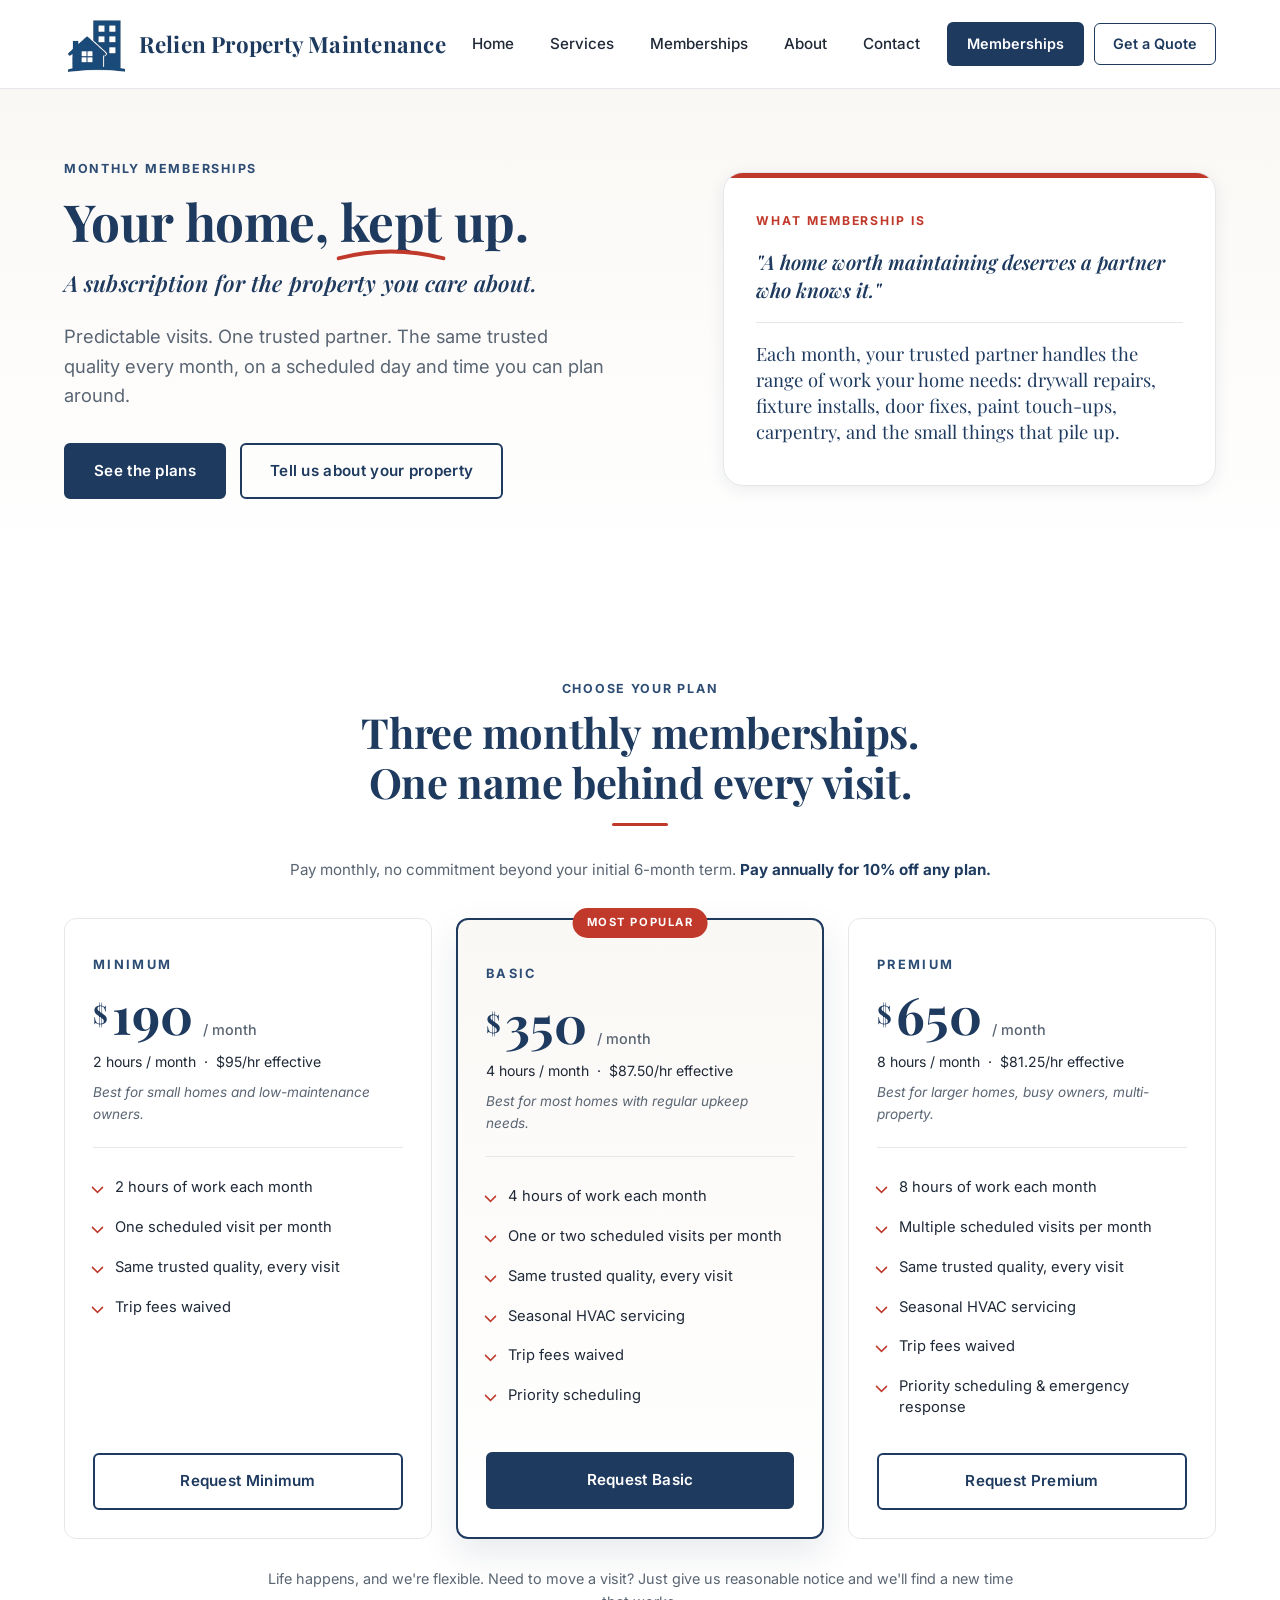
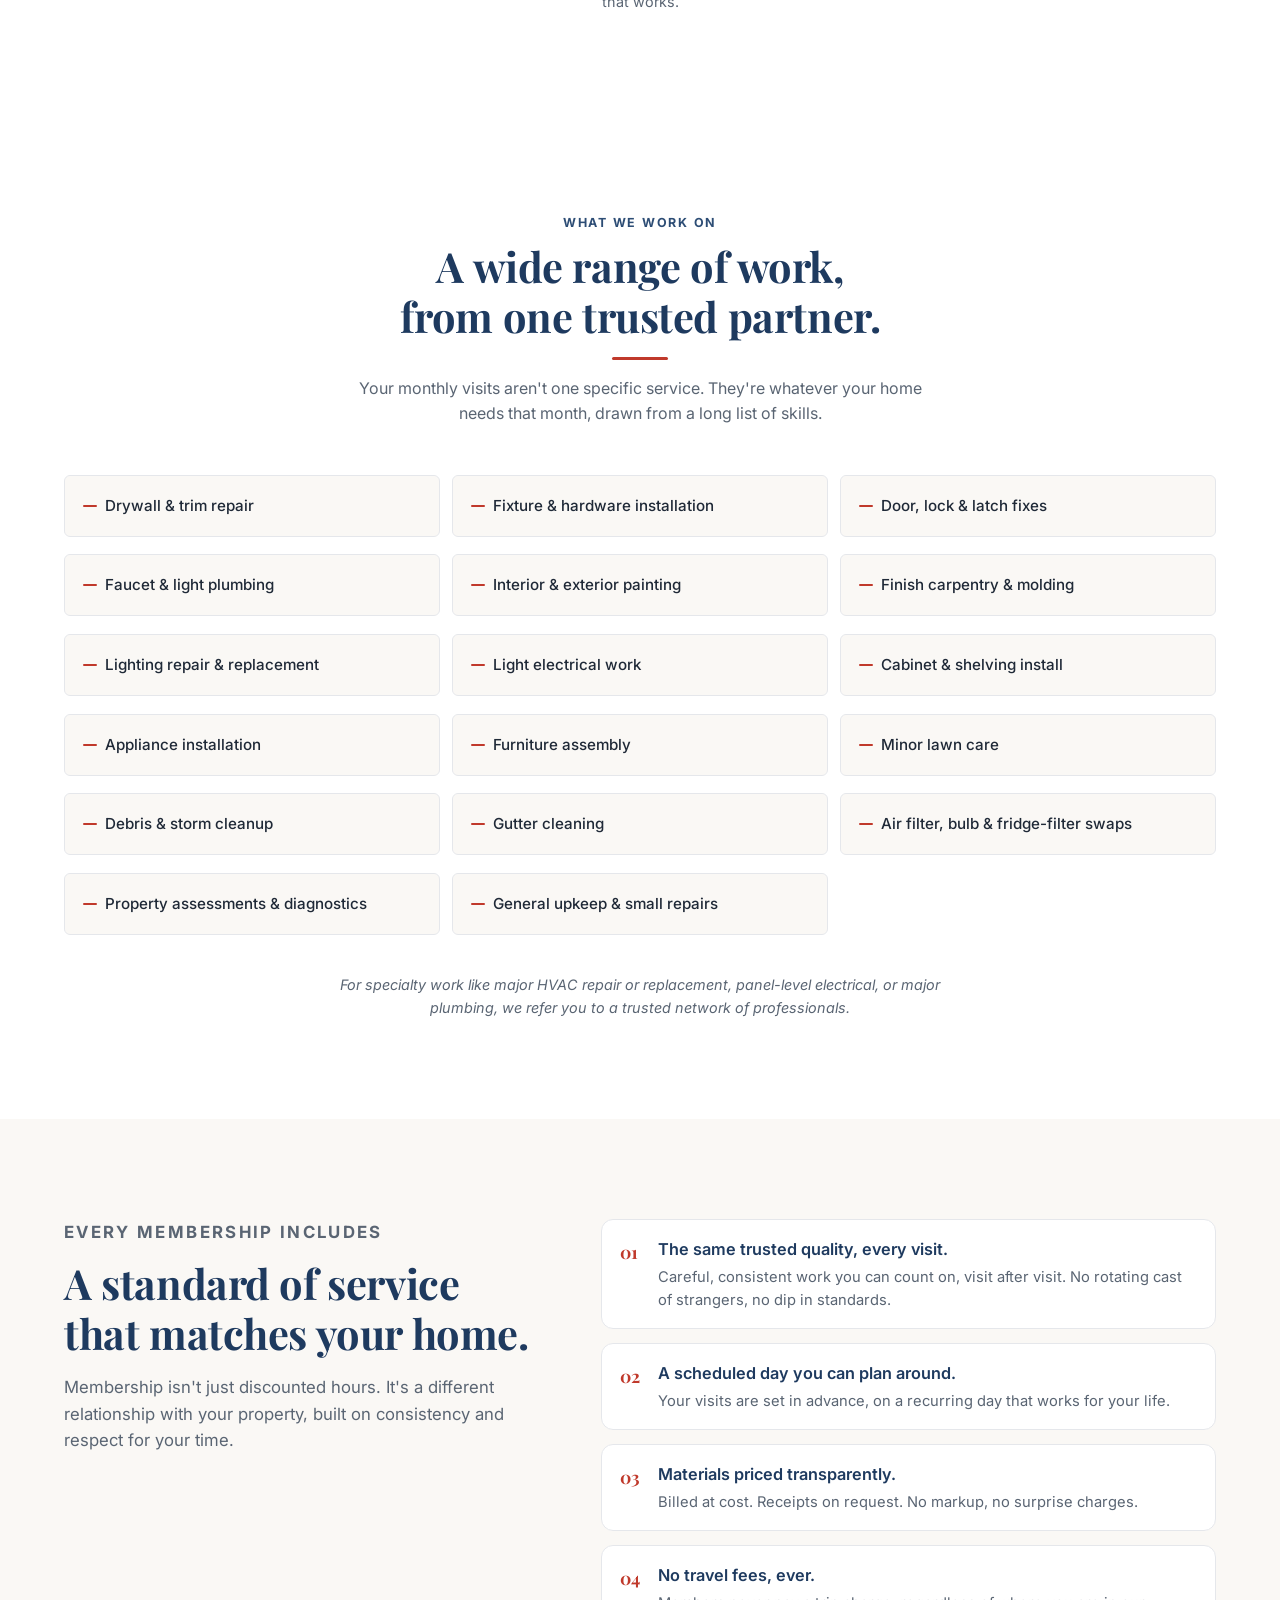
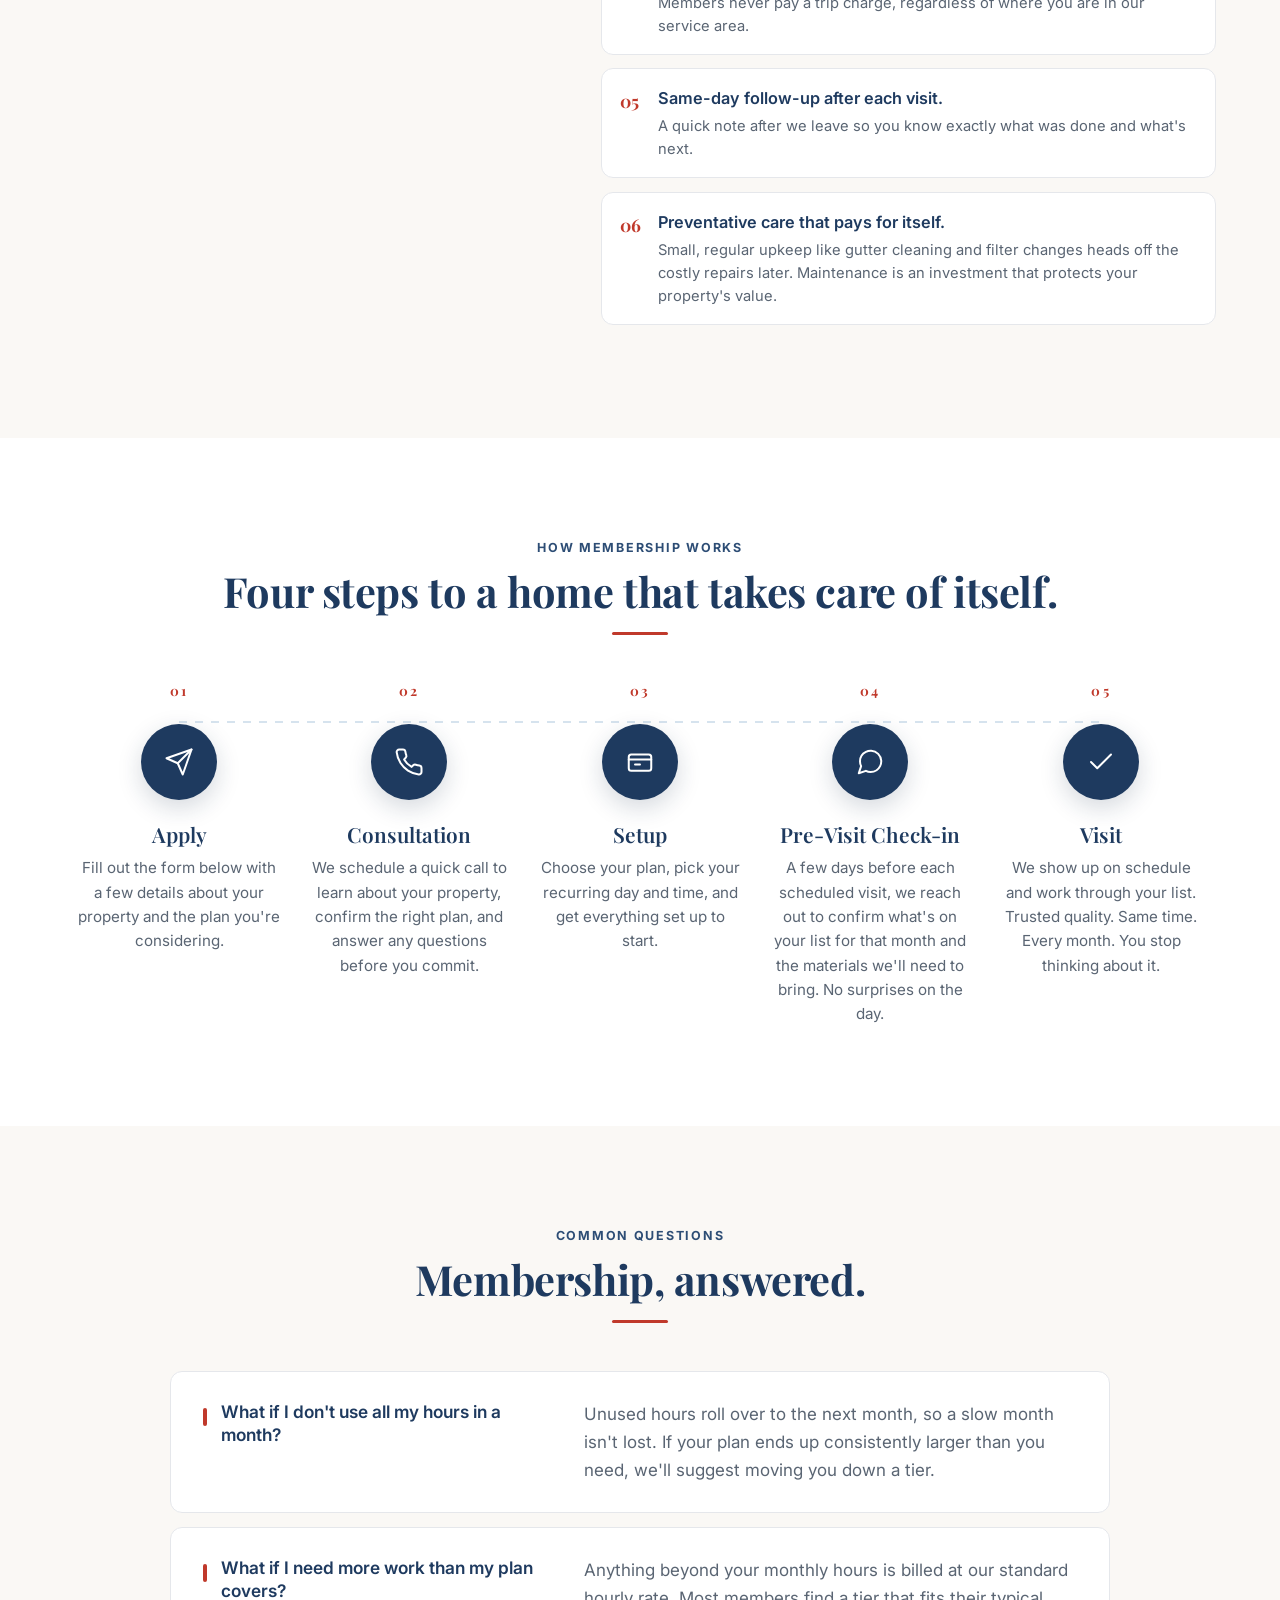
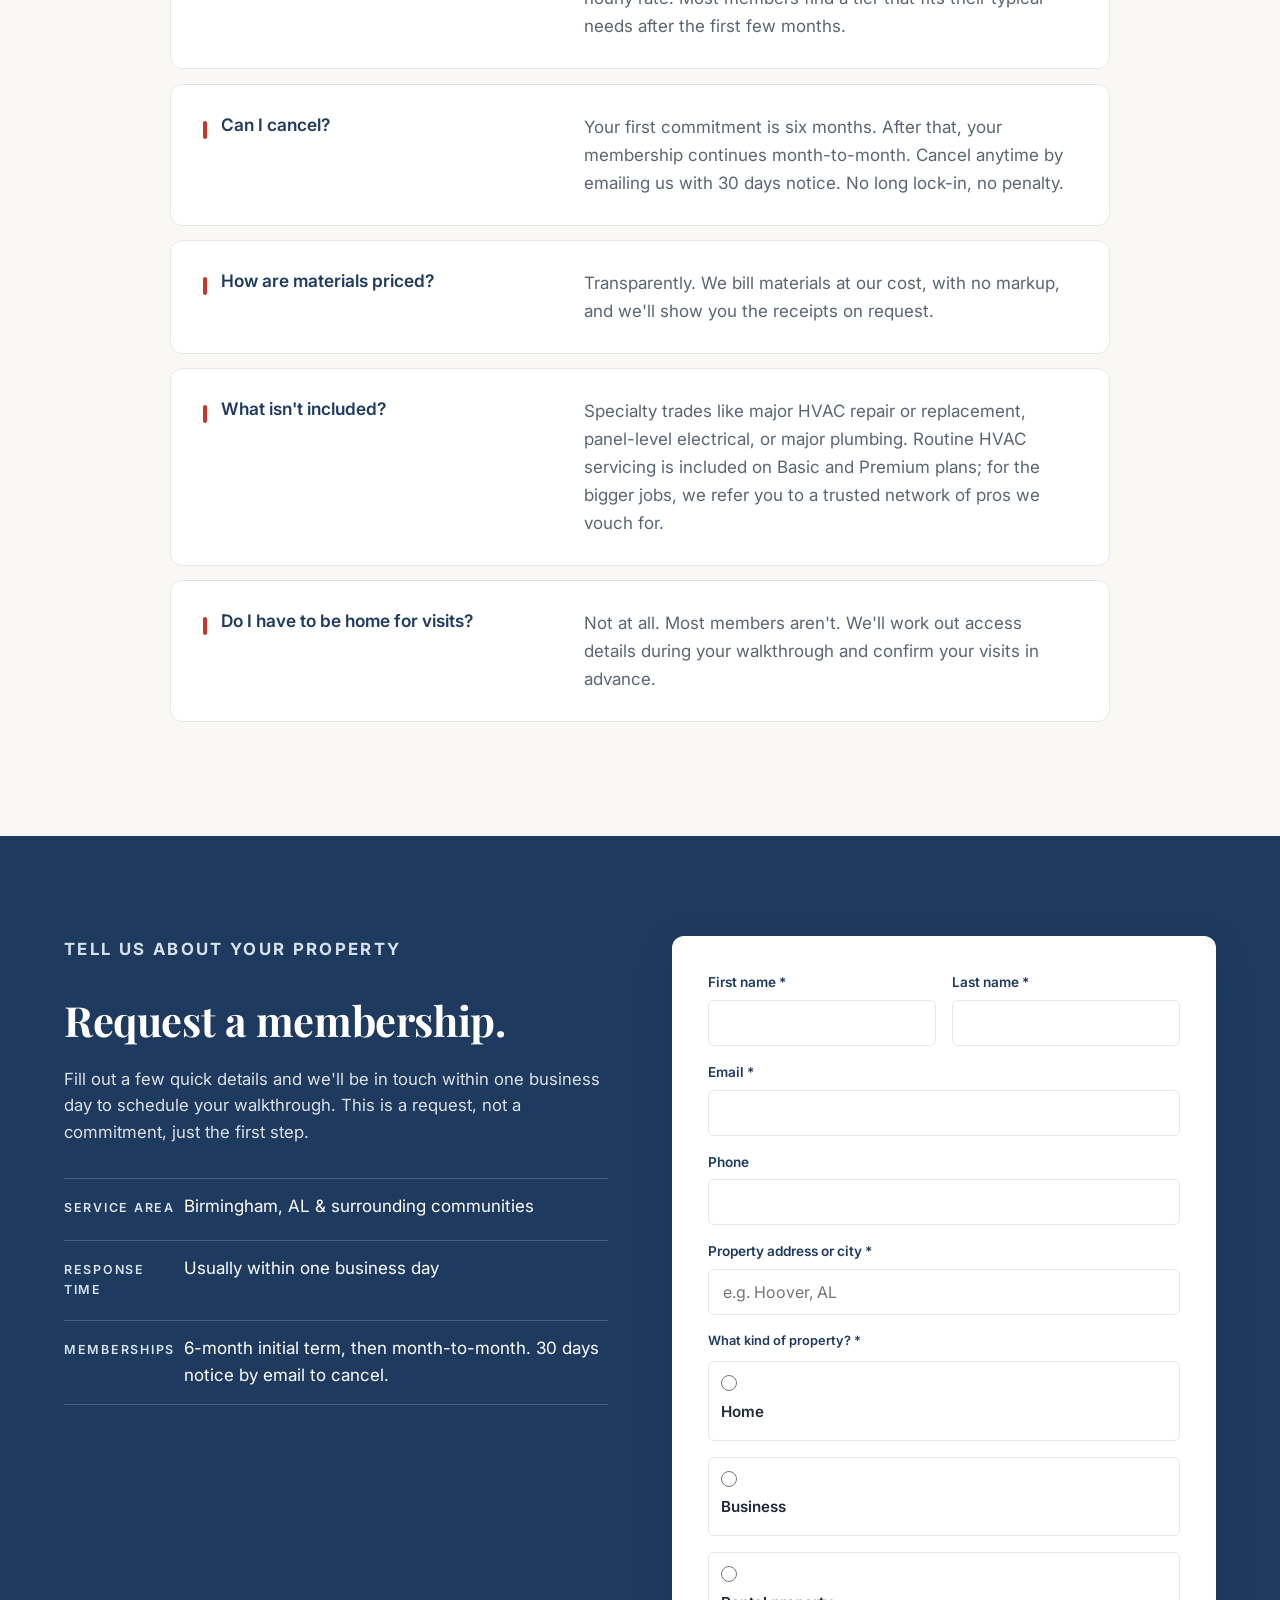
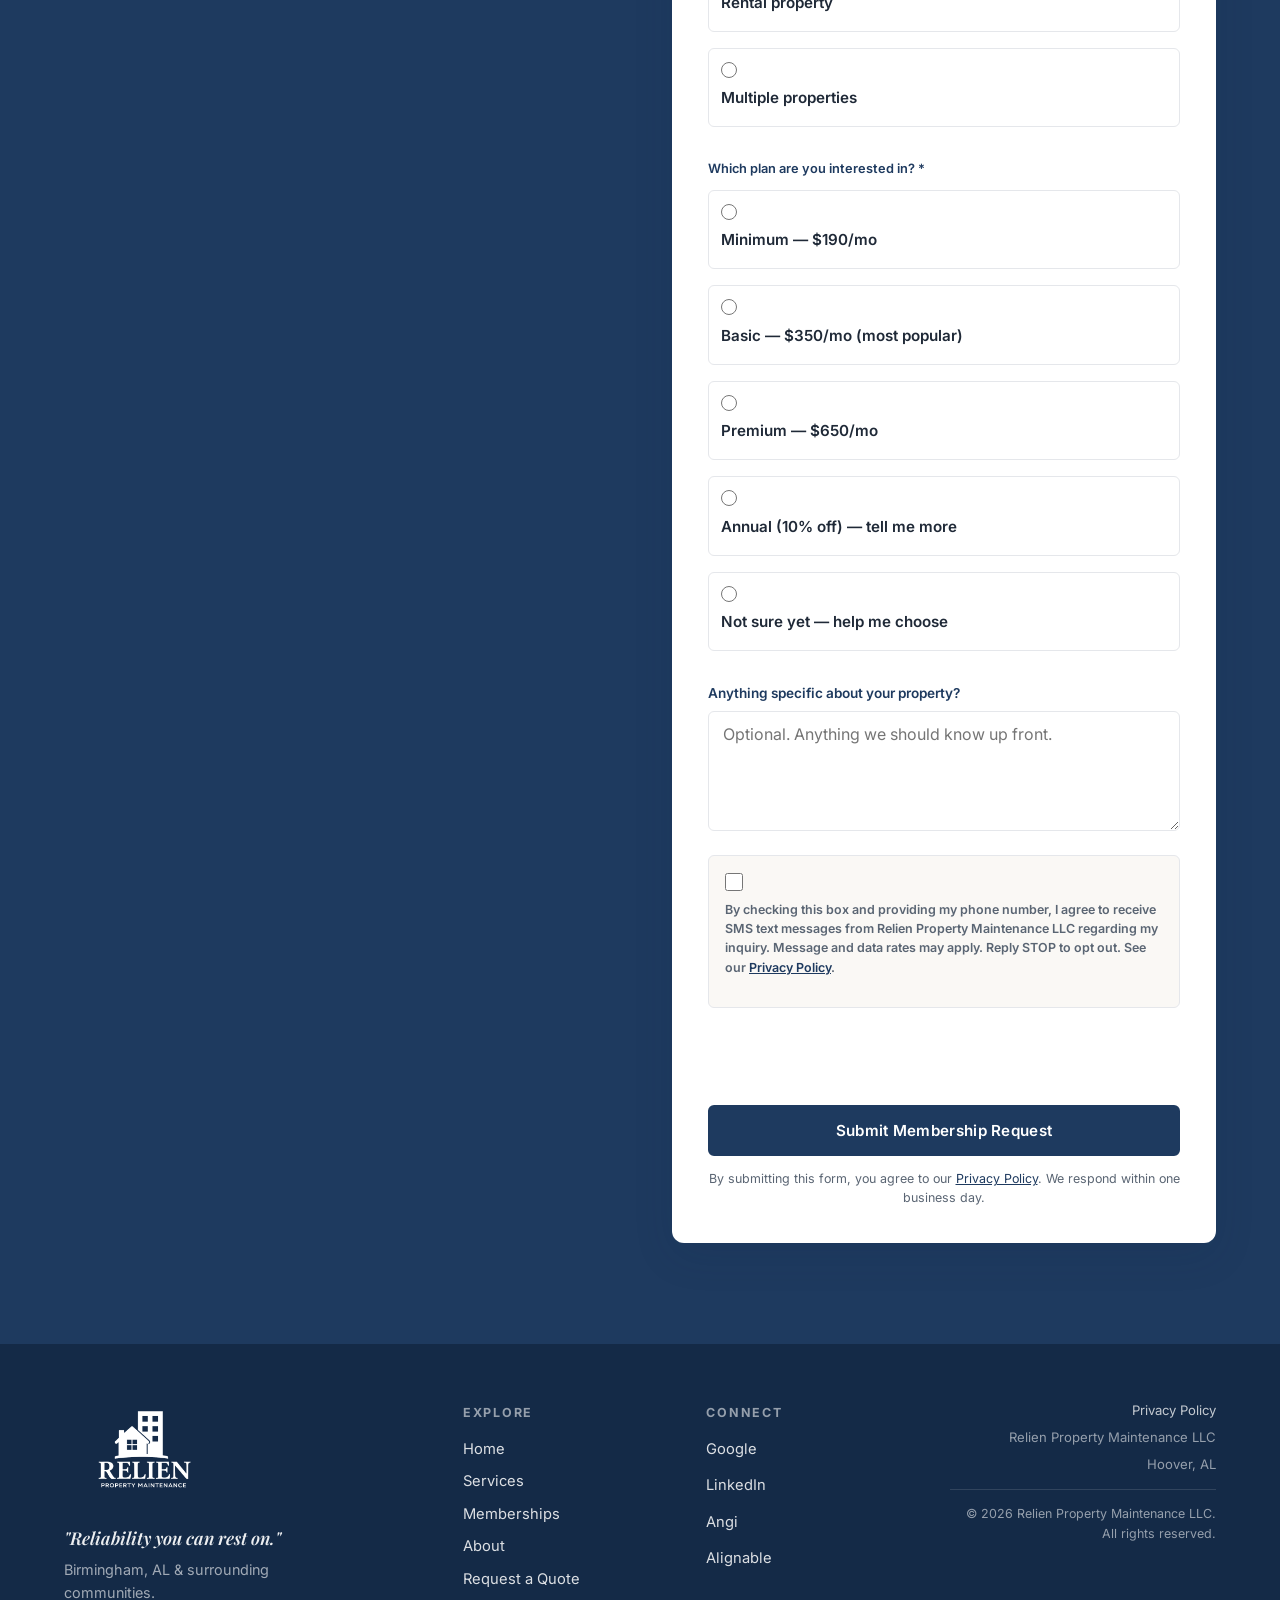
<file: memberships.html>
<!DOCTYPE html>
<html lang="en">
<head>
  <meta charset="UTF-8" />
  <meta name="viewport" content="width=device-width, initial-scale=1.0" />
  <meta http-equiv="Cache-Control" content="no-cache, no-store, must-revalidate" />
  <meta http-equiv="Pragma" content="no-cache" />
  <meta http-equiv="Expires" content="0" />
  <title>Memberships | Relien Property Maintenance — Birmingham, AL</title>
  <meta name="description" content="Monthly maintenance memberships from Relien Property Maintenance LLC. Predictable, scheduled property care for homes, businesses, and rentals in Birmingham, AL." />
  <meta name="robots" content="index, follow, max-image-preview:large" />
  <meta name="theme-color" content="#1e3a5f" />
  <link rel="canonical" href="https://relienpm.com/memberships" />

  <!-- Open Graph -->
  <meta property="og:type" content="website" />
  <meta property="og:site_name" content="Relien Property Maintenance" />
  <meta property="og:title" content="Memberships | Relien Property Maintenance" />
  <meta property="og:description" content="Monthly maintenance memberships for homes, businesses, and rentals in Birmingham, AL. Predictable upkeep. One trusted partner." />
  <meta property="og:url" content="https://relienpm.com/memberships" />
  <meta property="og:image" content="https://relienpm.com/images/og-card.png" />

  <!-- Favicon -->
  <link rel="icon" type="image/png" sizes="32x32" href="/images/logo-icon.png" />
  <link rel="icon" type="image/png" sizes="192x192" href="/images/logo-icon.png" />
  <link rel="apple-touch-icon" sizes="180x180" href="/images/logo-icon.png" />

  <link rel="preconnect" href="https://fonts.googleapis.com" />
  <link rel="preconnect" href="https://fonts.gstatic.com" crossorigin />
  <link href="https://fonts.googleapis.com/css2?family=Inter:wght@400;500;600;700&family=Playfair+Display:wght@600;700&display=swap" rel="stylesheet" />
  <link rel="stylesheet" href="styles.css?v=27" />

  <!-- Cloudflare Turnstile -->
  <script src="https://challenges.cloudflare.com/turnstile/v0/api.js" async defer></script>
</head>
<body>

  <!-- ============ HEADER ============ -->
  <header class="site-header">
    <div class="container header-inner">
      <a href="index.html#home" class="brand">
        <img src="images/logo-icon.png" alt="" class="brand-logo" />
        <span class="brand-name">Relien Property Maintenance</span>
      </a>
      <nav class="site-nav" aria-label="Primary">
        <a href="index.html#home">Home</a>
        <a href="index.html#services">Services</a>
        <a href="memberships.html" aria-current="page">Memberships</a>
        <a href="index.html#about">About</a>
        <a href="index.html#contact">Contact</a>
      </nav>
      <div class="header-ctas">
        <a href="memberships.html" class="header-cta" aria-current="page">Memberships</a>
        <a href="index.html#contact" class="header-cta header-cta-outline" data-open="quote-modal">Get a Quote</a>
      </div>
    </div>
  </header>

  <!-- ============ HERO ============ -->
  <section class="mb-hero">
    <div class="container mb-hero-grid">
      <div class="mb-hero-content">
        <p class="eyebrow">Monthly Memberships</p>
        <h1 class="kinetic-h1">
          <span class="word" style="--i:0">Your</span>
          <span class="word" style="--i:1">home,</span>
          <span class="word pencil-host" style="--i:2"><span class="pencil-word">kept<svg class="pencil-underline" viewBox="0 0 100 12" preserveAspectRatio="none" aria-hidden="true"><path d="M2,10 Q50,1 98,10"/></svg></span></span>
          <span class="word" style="--i:3">up.</span>
        </h1>
        <p class="slogan">A subscription for the property you care about.</p>
        <p class="lede">Predictable visits. One trusted partner. The same trusted quality every month, on a scheduled day and time you can plan around.</p>
        <div class="hero-actions">
          <a href="#plans" class="btn btn-primary">See the plans</a>
          <a href="#mb-form" class="btn btn-secondary">Tell us about your property</a>
        </div>
      </div>
      <div class="mb-hero-card reveal">
        <p class="mb-hero-card-eyebrow">What Membership Is</p>
        <p class="mb-hero-card-emphasis">"A home worth maintaining deserves a partner who knows it."</p>
        <div class="mb-hero-card-divider"></div>
        <p class="mb-hero-card-line">Each month, your trusted partner handles the range of work your home needs: drywall repairs, fixture installs, door fixes, paint touch-ups, carpentry, and the small things that pile up.</p>
      </div>
    </div>
  </section>

  <!-- ============ PLANS ============ -->
  <section id="plans" class="mb-plans">
    <div class="container">
      <header class="section-header reveal">
        <p class="eyebrow">Choose Your Plan</p>
        <h2>Three monthly memberships.<br />One name behind every visit.</h2>
      </header>

      <div class="mb-plan-toggle reveal">
        <span>Pay monthly, no commitment beyond your initial 6-month term.</span>
        <strong>Pay annually for 10% off any plan.</strong>
      </div>

      <div class="mb-plan-grid reveal-stagger">

        <article class="mb-plan-card">
          <p class="mb-plan-name">Minimum</p>
          <p class="mb-plan-price"><span class="dollar">$</span><span class="num">190</span><span class="per">/ month</span></p>
          <p class="mb-plan-rate">2 hours / month &nbsp;·&nbsp; $95/hr effective</p>
          <p class="mb-plan-best">Best for small homes and low-maintenance owners.</p>
          <ul class="mb-plan-inc">
            <li>2 hours of work each month</li>
            <li>One scheduled visit per month</li>
            <li>Same trusted quality, every visit</li>
            <li>Trip fees waived</li>
          </ul>
          <a href="#mb-form" class="btn btn-secondary btn-block mb-plan-cta" data-plan="Minimum">Request Minimum</a>
        </article>

        <article class="mb-plan-card mb-plan-card--featured">
          <p class="mb-plan-badge">Most popular</p>
          <p class="mb-plan-name">Basic</p>
          <p class="mb-plan-price"><span class="dollar">$</span><span class="num">350</span><span class="per">/ month</span></p>
          <p class="mb-plan-rate">4 hours / month &nbsp;·&nbsp; $87.50/hr effective</p>
          <p class="mb-plan-best">Best for most homes with regular upkeep needs.</p>
          <ul class="mb-plan-inc">
            <li>4 hours of work each month</li>
            <li>One or two scheduled visits per month</li>
            <li>Same trusted quality, every visit</li>
            <li>Seasonal HVAC servicing</li>
            <li>Trip fees waived</li>
            <li>Priority scheduling</li>
          </ul>
          <a href="#mb-form" class="btn btn-primary btn-block mb-plan-cta" data-plan="Basic">Request Basic</a>
        </article>

        <article class="mb-plan-card">
          <p class="mb-plan-name">Premium</p>
          <p class="mb-plan-price"><span class="dollar">$</span><span class="num">650</span><span class="per">/ month</span></p>
          <p class="mb-plan-rate">8 hours / month &nbsp;·&nbsp; $81.25/hr effective</p>
          <p class="mb-plan-best">Best for larger homes, busy owners, multi-property.</p>
          <ul class="mb-plan-inc">
            <li>8 hours of work each month</li>
            <li>Multiple scheduled visits per month</li>
            <li>Same trusted quality, every visit</li>
            <li>Seasonal HVAC servicing</li>
            <li>Trip fees waived</li>
            <li>Priority scheduling &amp; emergency response</li>
          </ul>
          <a href="#mb-form" class="btn btn-secondary btn-block mb-plan-cta" data-plan="Premium">Request Premium</a>
        </article>

      </div>

      <p class="mb-plan-footnote reveal">Life happens, and we're flexible. Need to move a visit? Just give us reasonable notice and we'll find a new time that works.</p>
    </div>
  </section>

  <!-- ============ WHAT WE WORK ON ============ -->
  <section class="mb-scope">
    <div class="container">
      <header class="section-header reveal">
        <p class="eyebrow">What We Work On</p>
        <h2>A wide range of work,<br />from one trusted partner.</h2>
        <p class="mb-scope-sub">Your monthly visits aren't one specific service. They're whatever your home needs that month, drawn from a long list of skills.</p>
      </header>
      <ul class="mb-scope-grid reveal-stagger">
        <li class="mb-scope-item">Drywall &amp; trim repair</li>
        <li class="mb-scope-item">Fixture &amp; hardware installation</li>
        <li class="mb-scope-item">Door, lock &amp; latch fixes</li>
        <li class="mb-scope-item">Faucet &amp; light plumbing</li>
        <li class="mb-scope-item">Interior &amp; exterior painting</li>
        <li class="mb-scope-item">Finish carpentry &amp; molding</li>
        <li class="mb-scope-item">Lighting repair &amp; replacement</li>
        <li class="mb-scope-item">Light electrical work</li>
        <li class="mb-scope-item">Cabinet &amp; shelving install</li>
        <li class="mb-scope-item">Appliance installation</li>
        <li class="mb-scope-item">Furniture assembly</li>
        <li class="mb-scope-item">Minor lawn care</li>
        <li class="mb-scope-item">Debris &amp; storm cleanup</li>
        <li class="mb-scope-item">Gutter cleaning</li>
        <li class="mb-scope-item">Air filter, bulb &amp; fridge-filter swaps</li>
        <li class="mb-scope-item">Property assessments &amp; diagnostics</li>
        <li class="mb-scope-item">General upkeep &amp; small repairs</li>
      </ul>
      <p class="mb-scope-note reveal">For specialty work like major HVAC repair or replacement, panel-level electrical, or major plumbing, we refer you to a trusted network of professionals.</p>
    </div>
  </section>

  <!-- ============ WHAT'S INCLUDED ============ -->
  <section class="mb-included">
    <div class="container mb-included-grid reveal">
      <div class="mb-included-text">
        <p class="eyebrow">Every Membership Includes</p>
        <h2>A standard of service that matches your home.</h2>
        <p>Membership isn't just discounted hours. It's a different relationship with your property, built on consistency and respect for your time.</p>
      </div>
      <ul class="mb-included-list reveal-stagger">
        <li>
          <span class="mb-incl-num">01</span>
          <strong>The same trusted quality, every visit.</strong>
          <p>Careful, consistent work you can count on, visit after visit. No rotating cast of strangers, no dip in standards.</p>
        </li>
        <li>
          <span class="mb-incl-num">02</span>
          <strong>A scheduled day you can plan around.</strong>
          <p>Your visits are set in advance, on a recurring day that works for your life.</p>
        </li>
        <li>
          <span class="mb-incl-num">03</span>
          <strong>Materials priced transparently.</strong>
          <p>Billed at cost. Receipts on request. No markup, no surprise charges.</p>
        </li>
        <li>
          <span class="mb-incl-num">04</span>
          <strong>No travel fees, ever.</strong>
          <p>Members never pay a trip charge, regardless of where you are in our service area.</p>
        </li>
        <li>
          <span class="mb-incl-num">05</span>
          <strong>Same-day follow-up after each visit.</strong>
          <p>A quick note after we leave so you know exactly what was done and what's next.</p>
        </li>
        <li>
          <span class="mb-incl-num">06</span>
          <strong>Preventative care that pays for itself.</strong>
          <p>Small, regular upkeep like gutter cleaning and filter changes heads off the costly repairs later. Maintenance is an investment that protects your property's value.</p>
        </li>
      </ul>
    </div>
  </section>

  <!-- ============ HOW IT WORKS ============ -->
  <section id="process" class="process">
    <div class="container">
      <header class="section-header reveal">
        <p class="eyebrow">How Membership Works</p>
        <h2>Four steps to a home that takes care of itself.</h2>
      </header>
      <div class="process-steps process-steps--five reveal-stagger">

        <div class="step">
          <span class="step-num">01</span>
          <div class="step-icon" aria-hidden="true">
            <svg viewBox="0 0 24 24" fill="none" stroke="currentColor" stroke-width="1.6" stroke-linecap="round" stroke-linejoin="round">
              <path d="M22 2L11 13"/><path d="M22 2l-7 20-4-9-9-4 20-7z"/>
            </svg>
          </div>
          <h3>Apply</h3>
          <p>Fill out the form below with a few details about your property and the plan you're considering.</p>
        </div>

        <div class="step">
          <span class="step-num">02</span>
          <div class="step-icon" aria-hidden="true">
            <svg viewBox="0 0 24 24" fill="none" stroke="currentColor" stroke-width="1.6" stroke-linecap="round" stroke-linejoin="round">
              <path d="M22 16.92v3a2 2 0 0 1-2.18 2 19.79 19.79 0 0 1-8.63-3.07 19.5 19.5 0 0 1-6-6 19.79 19.79 0 0 1-3.07-8.67A2 2 0 0 1 4.11 2h3a2 2 0 0 1 2 1.72 12.84 12.84 0 0 0 .7 2.81 2 2 0 0 1-.45 2.11L8.09 9.91a16 16 0 0 0 6 6l1.27-1.27a2 2 0 0 1 2.11-.45 12.84 12.84 0 0 0 2.81.7A2 2 0 0 1 22 16.92z"/>
            </svg>
          </div>
          <h3>Consultation</h3>
          <p>We schedule a quick call to learn about your property, confirm the right plan, and answer any questions before you commit.</p>
        </div>

        <div class="step">
          <span class="step-num">03</span>
          <div class="step-icon" aria-hidden="true">
            <svg viewBox="0 0 24 24" fill="none" stroke="currentColor" stroke-width="1.6" stroke-linecap="round" stroke-linejoin="round">
              <rect x="3" y="6" width="18" height="13" rx="2"/>
              <path d="M3 10h18"/>
              <path d="M8 14h4"/>
            </svg>
          </div>
          <h3>Setup</h3>
          <p>Choose your plan, pick your recurring day and time, and get everything set up to start.</p>
        </div>

        <div class="step">
          <span class="step-num">04</span>
          <div class="step-icon" aria-hidden="true">
            <svg viewBox="0 0 24 24" fill="none" stroke="currentColor" stroke-width="1.6" stroke-linecap="round" stroke-linejoin="round">
              <path d="M21 11.5a8.38 8.38 0 0 1-.9 3.8 8.5 8.5 0 0 1-7.6 4.7 8.38 8.38 0 0 1-3.8-.9L3 21l1.9-5.7a8.38 8.38 0 0 1-.9-3.8 8.5 8.5 0 0 1 4.7-7.6 8.38 8.38 0 0 1 3.8-.9h.5a8.48 8.48 0 0 1 8 8v.5z"/>
            </svg>
          </div>
          <h3>Pre-Visit Check-in</h3>
          <p>A few days before each scheduled visit, we reach out to confirm what's on your list for that month and the materials we'll need to bring. No surprises on the day.</p>
        </div>

        <div class="step">
          <span class="step-num">05</span>
          <div class="step-icon" aria-hidden="true">
            <svg viewBox="0 0 24 24" fill="none" stroke="currentColor" stroke-width="1.6" stroke-linecap="round" stroke-linejoin="round">
              <path d="M20 6L9 17l-5-5"/>
            </svg>
          </div>
          <h3>Visit</h3>
          <p>We show up on schedule and work through your list. Trusted quality. Same time. Every month. You stop thinking about it.</p>
        </div>

      </div>
    </div>
  </section>

  <!-- ============ FAQ ============ -->
  <section class="faq">
    <div class="container">
      <header class="section-header reveal">
        <p class="eyebrow">Common Questions</p>
        <h2>Membership, answered.</h2>
      </header>
      <div class="faq-list reveal-stagger">

        <div class="faq-item">
          <h3>What if I don't use all my hours in a month?</h3>
          <p>Unused hours roll over to the next month, so a slow month isn't lost. If your plan ends up consistently larger than you need, we'll suggest moving you down a tier.</p>
        </div>

        <div class="faq-item">
          <h3>What if I need more work than my plan covers?</h3>
          <p>Anything beyond your monthly hours is billed at our standard hourly rate. Most members find a tier that fits their typical needs after the first few months.</p>
        </div>

        <div class="faq-item">
          <h3>Can I cancel?</h3>
          <p>Your first commitment is six months. After that, your membership continues month-to-month. Cancel anytime by emailing us with 30 days notice. No long lock-in, no penalty.</p>
        </div>

        <div class="faq-item">
          <h3>How are materials priced?</h3>
          <p>Transparently. We bill materials at our cost, with no markup, and we'll show you the receipts on request.</p>
        </div>

        <div class="faq-item">
          <h3>What isn't included?</h3>
          <p>Specialty trades like major HVAC repair or replacement, panel-level electrical, or major plumbing. Routine HVAC servicing is included on Basic and Premium plans; for the bigger jobs, we refer you to a trusted network of pros we vouch for.</p>
        </div>

        <div class="faq-item">
          <h3>Do I have to be home for visits?</h3>
          <p>Not at all. Most members aren't. We'll work out access details during your walkthrough and confirm your visits in advance.</p>
        </div>

      </div>
    </div>
  </section>

  <!-- ============ MEMBERSHIP FORM ============ -->
  <section id="mb-form" class="contact">
    <div class="container contact-grid reveal">
      <div class="contact-intro">
        <p class="eyebrow">Tell Us About Your Property</p>
        <h2>Request a membership.</h2>
        <p>Fill out a few quick details and we'll be in touch within one business day to schedule your walkthrough. This is a request, not a commitment, just the first step.</p>
        <ul class="contact-info">
          <li><strong>Service Area</strong> Birmingham, AL &amp; surrounding communities</li>
          <li><strong>Response Time</strong> Usually within one business day</li>
          <li><strong>Memberships</strong> 6-month initial term, then month-to-month. 30 days notice by email to cancel.</li>
        </ul>
      </div>

      <form id="membership-form" class="contact-form" action="https://relien-form-handler.spring-feather-6100.workers.dev/" method="POST">
        <input type="hidden" name="Form Type" value="Membership Request" />
        <input type="text" name="_honey" style="display:none" tabindex="-1" autocomplete="off" />

        <div class="form-row">
          <label>
            <span>First name *</span>
            <input type="text" name="First Name" required autocomplete="given-name" />
          </label>
          <label>
            <span>Last name *</span>
            <input type="text" name="Last Name" required autocomplete="family-name" />
          </label>
        </div>
        <label>
          <span>Email *</span>
          <input type="email" name="Email" required autocomplete="email" />
        </label>
        <label>
          <span>Phone</span>
          <input type="tel" name="Phone" autocomplete="tel" />
        </label>
        <label>
          <span>Property address or city *</span>
          <input type="text" name="Property Address" required autocomplete="street-address" placeholder="e.g. Hoover, AL" />
        </label>

        <fieldset class="radio-group">
          <legend>What kind of property? *</legend>
          <label class="radio-row"><input type="radio" name="Property Type" value="Home" required /><span>Home</span></label>
          <label class="radio-row"><input type="radio" name="Property Type" value="Business" /><span>Business</span></label>
          <label class="radio-row"><input type="radio" name="Property Type" value="Rental" /><span>Rental property</span></label>
          <label class="radio-row"><input type="radio" name="Property Type" value="Multiple" /><span>Multiple properties</span></label>
        </fieldset>

        <fieldset class="radio-group">
          <legend>Which plan are you interested in? *</legend>
          <label class="radio-row"><input type="radio" name="Plan Interest" value="Minimum" required /><span>Minimum &mdash; $190/mo</span></label>
          <label class="radio-row"><input type="radio" name="Plan Interest" value="Basic"   /><span>Basic &mdash; $350/mo (most popular)</span></label>
          <label class="radio-row"><input type="radio" name="Plan Interest" value="Premium" /><span>Premium &mdash; $650/mo</span></label>
          <label class="radio-row"><input type="radio" name="Plan Interest" value="Annual"  /><span>Annual (10% off) &mdash; tell me more</span></label>
          <label class="radio-row"><input type="radio" name="Plan Interest" value="Not sure" /><span>Not sure yet &mdash; help me choose</span></label>
        </fieldset>

        <label>
          <span>Anything specific about your property?</span>
          <textarea name="Message" rows="4" placeholder="Optional. Anything we should know up front."></textarea>
        </label>

        <div class="form-consent">
          <label class="checkbox-row">
            <input type="checkbox" name="SMS Consent" value="I consent to receive SMS messages" />
            <span>By checking this box and providing my phone number, I agree to receive SMS text messages from Relien Property Maintenance LLC regarding my inquiry. Message and data rates may apply. Reply STOP to opt out. See our <a href="privacy.html">Privacy Policy</a>.</span>
          </label>
        </div>

        <div class="cf-turnstile" data-sitekey="0x4AAAAAADQB1qsJRq8zRtNm" data-theme="light" data-size="flexible"></div>

        <button type="submit" class="btn btn-primary btn-block">Submit Membership Request</button>
        <p class="form-note">By submitting this form, you agree to our <a href="privacy.html">Privacy Policy</a>. We respond within one business day.</p>
      </form>
    </div>
  </section>

  <!-- ============ FOOTER ============ -->
  <footer class="site-footer">
    <div class="container footer-grid">
      <div class="footer-brand">
        <img src="images/logo.png" alt="Relien Property Maintenance" class="footer-logo" onerror="this.style.display='none';" />
        <p class="footer-slogan">"Reliability you can rest on."</p>
        <p class="footer-tagline">Birmingham, AL &amp; surrounding communities.</p>
      </div>

      <div class="footer-nav">
        <h4>Explore</h4>
        <ul>
          <li><a href="index.html#home">Home</a></li>
          <li><a href="index.html#services">Services</a></li>
          <li><a href="memberships.html">Memberships</a></li>
          <li><a href="index.html#about">About</a></li>
          <li><a href="index.html#contact">Request a Quote</a></li>
        </ul>
      </div>

      <div class="footer-social">
        <h4>Connect</h4>
        <ul class="social-list">
          <li><a href="https://maps.app.goo.gl/8qPufbqQKzjTyhzR6" target="_blank" rel="noopener">Google</a></li>
          <li><a href="https://www.linkedin.com/company/relien-property-maintenance-llc" target="_blank" rel="noopener">LinkedIn</a></li>
          <li><a href="https://www.angi.com/companylist/us/al/birmingham/relien-property-maintenance-llc-reviews-1.htm" target="_blank" rel="noopener">Angi</a></li>
          <li><a href="https://www.alignable.com/birmingham-al/relien-property-maintenance-llc" target="_blank" rel="noopener">Alignable</a></li>
        </ul>
      </div>

      <div class="footer-legal">
        <p><a href="privacy.html">Privacy Policy</a></p>
        <p>Relien Property Maintenance LLC</p>
        <p>Hoover, AL</p>
        <p class="copyright">&copy; <span id="year">2026</span> Relien Property Maintenance LLC. All rights reserved.</p>
      </div>
    </div>
  </footer>

  <!-- ============ THANK-YOU MODAL ============ -->
  <div id="thank-modal" class="modal thank-modal" role="dialog" aria-modal="true" aria-hidden="true">
    <div class="modal-backdrop" data-close-thank></div>
    <div class="modal-card thank-card">
      <button class="modal-close" data-close-thank aria-label="Close">&times;</button>
      <div class="thank-icon" aria-hidden="true">
        <svg viewBox="0 0 24 24" fill="none" stroke="currentColor" stroke-width="2.5" stroke-linecap="round" stroke-linejoin="round">
          <path d="M20 6L9 17l-5-5"/>
        </svg>
      </div>
      <p class="modal-eyebrow">Request Received</p>
      <h3>Thank you for your interest.</h3>
      <p class="thank-body">Andrew will be in touch within one business day to schedule your walkthrough. We appreciate the opportunity to earn your business.</p>
      <button type="button" class="btn btn-primary" data-close-thank>Close</button>
    </div>
  </div>

  <script>
    document.getElementById('year').textContent = new Date().getFullYear();

    // Scroll reveals
    const reveals = document.querySelectorAll('.reveal, .reveal-stagger');
    if ('IntersectionObserver' in window) {
      const io = new IntersectionObserver((entries) => {
        entries.forEach((entry) => {
          if (entry.isIntersecting) {
            entry.target.classList.add('is-visible');
            io.unobserve(entry.target);
          }
        });
      }, { threshold: 0.08, rootMargin: '0px 0px -40px 0px' });
      reveals.forEach((el) => io.observe(el));
    } else {
      reveals.forEach((el) => el.classList.add('is-visible'));
    }

    // Plan-card CTAs pre-select their plan in the form
    document.querySelectorAll('.mb-plan-cta').forEach((btn) => {
      btn.addEventListener('click', () => {
        const plan = btn.getAttribute('data-plan');
        if (!plan) return;
        const radio = document.querySelector(`#membership-form input[name="Plan Interest"][value="${plan}"]`);
        if (radio) radio.checked = true;
      });
    });

    // Thank-you modal
    const thankModal = document.getElementById('thank-modal');
    const openThank = () => {
      thankModal.classList.add('is-open');
      thankModal.setAttribute('aria-hidden', 'false');
      document.body.classList.add('no-scroll');
    };
    const closeThank = () => {
      thankModal.classList.remove('is-open');
      thankModal.setAttribute('aria-hidden', 'true');
      document.body.classList.remove('no-scroll');
    };
    thankModal.querySelectorAll('[data-close-thank]').forEach((el) =>
      el.addEventListener('click', closeThank)
    );
    document.addEventListener('keydown', (e) => {
      if (e.key === 'Escape' && thankModal.classList.contains('is-open')) closeThank();
    });

    // Inline form errors
    const showFormError = (form, message) => {
      let banner = form.querySelector('.form-error');
      if (!banner) {
        banner = document.createElement('div');
        banner.className = 'form-error';
        banner.setAttribute('role', 'alert');
        const submitBtn = form.querySelector('button[type="submit"]');
        if (submitBtn) submitBtn.parentNode.insertBefore(banner, submitBtn);
        else form.appendChild(banner);
      }
      banner.textContent = message;
      banner.classList.add('is-visible');
    };
    const clearFormError = (form) => {
      const banner = form.querySelector('.form-error');
      if (banner) banner.classList.remove('is-visible');
    };

    // Intercept form submit
    document.querySelectorAll('.contact-form').forEach((form) => {
      form.addEventListener('submit', async (e) => {
        e.preventDefault();
        clearFormError(form);
        const submitBtn = form.querySelector('button[type="submit"]');
        const originalLabel = submitBtn ? submitBtn.textContent : null;
        if (submitBtn) {
          submitBtn.disabled = true;
          submitBtn.textContent = 'Sending…';
        }

        const data = {};
        new FormData(form).forEach((value, key) => { data[key] = value; });

        try {
          const res = await fetch(form.action, {
            method: 'POST',
            body: JSON.stringify(data),
            headers: { 'Content-Type': 'application/json', Accept: 'application/json' },
          });
          let json = null;
          try { json = await res.json(); } catch (_) {}
          if (!res.ok || !json || json.success !== true) {
            const msg = json && json.error ? json.error : 'HTTP ' + res.status;
            throw new Error(msg);
          }
          form.reset();
          openThank();
        } catch (err) {
          showFormError(form, "We couldn't send that just now. Please try again in a moment.");
          console.error('Form submission error:', err);
        } finally {
          if (submitBtn) {
            submitBtn.disabled = false;
            submitBtn.textContent = originalLabel;
          }
        }
      });
    });
  </script>
</body>
</html>
</file>
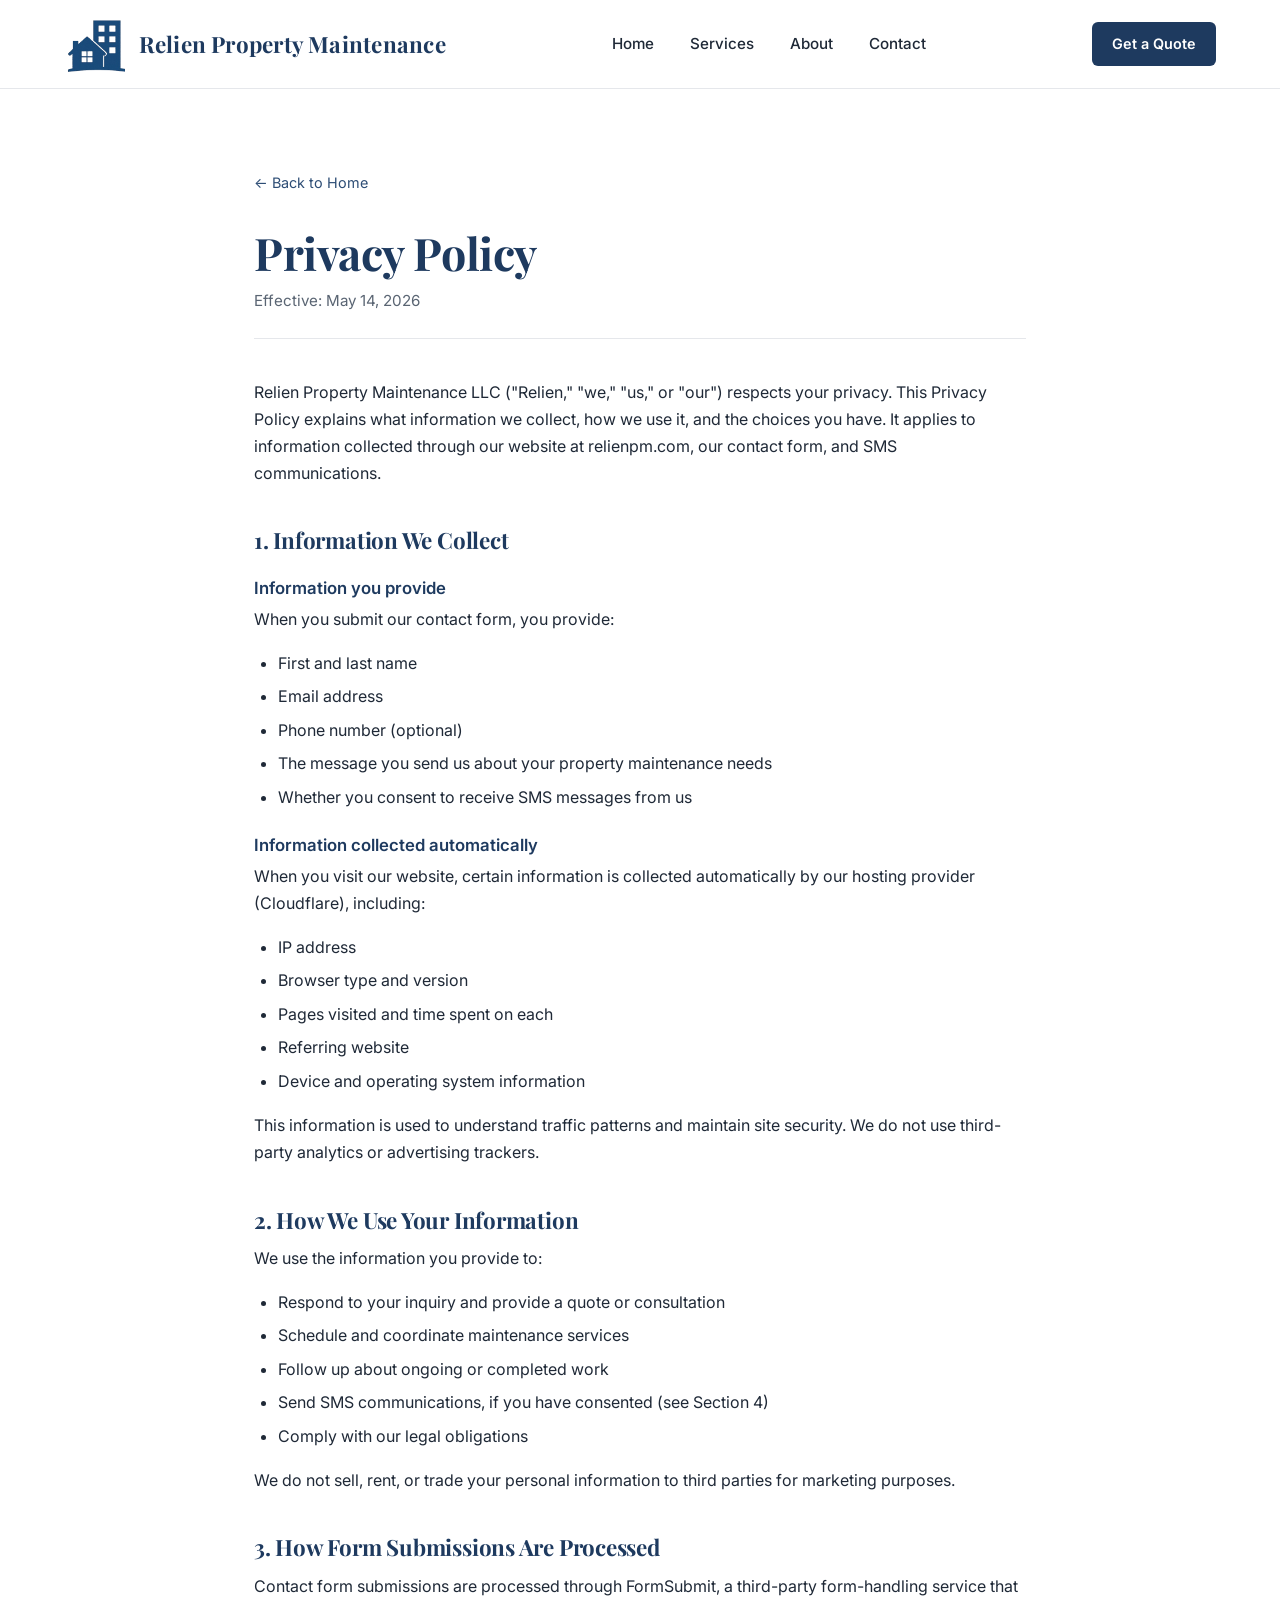
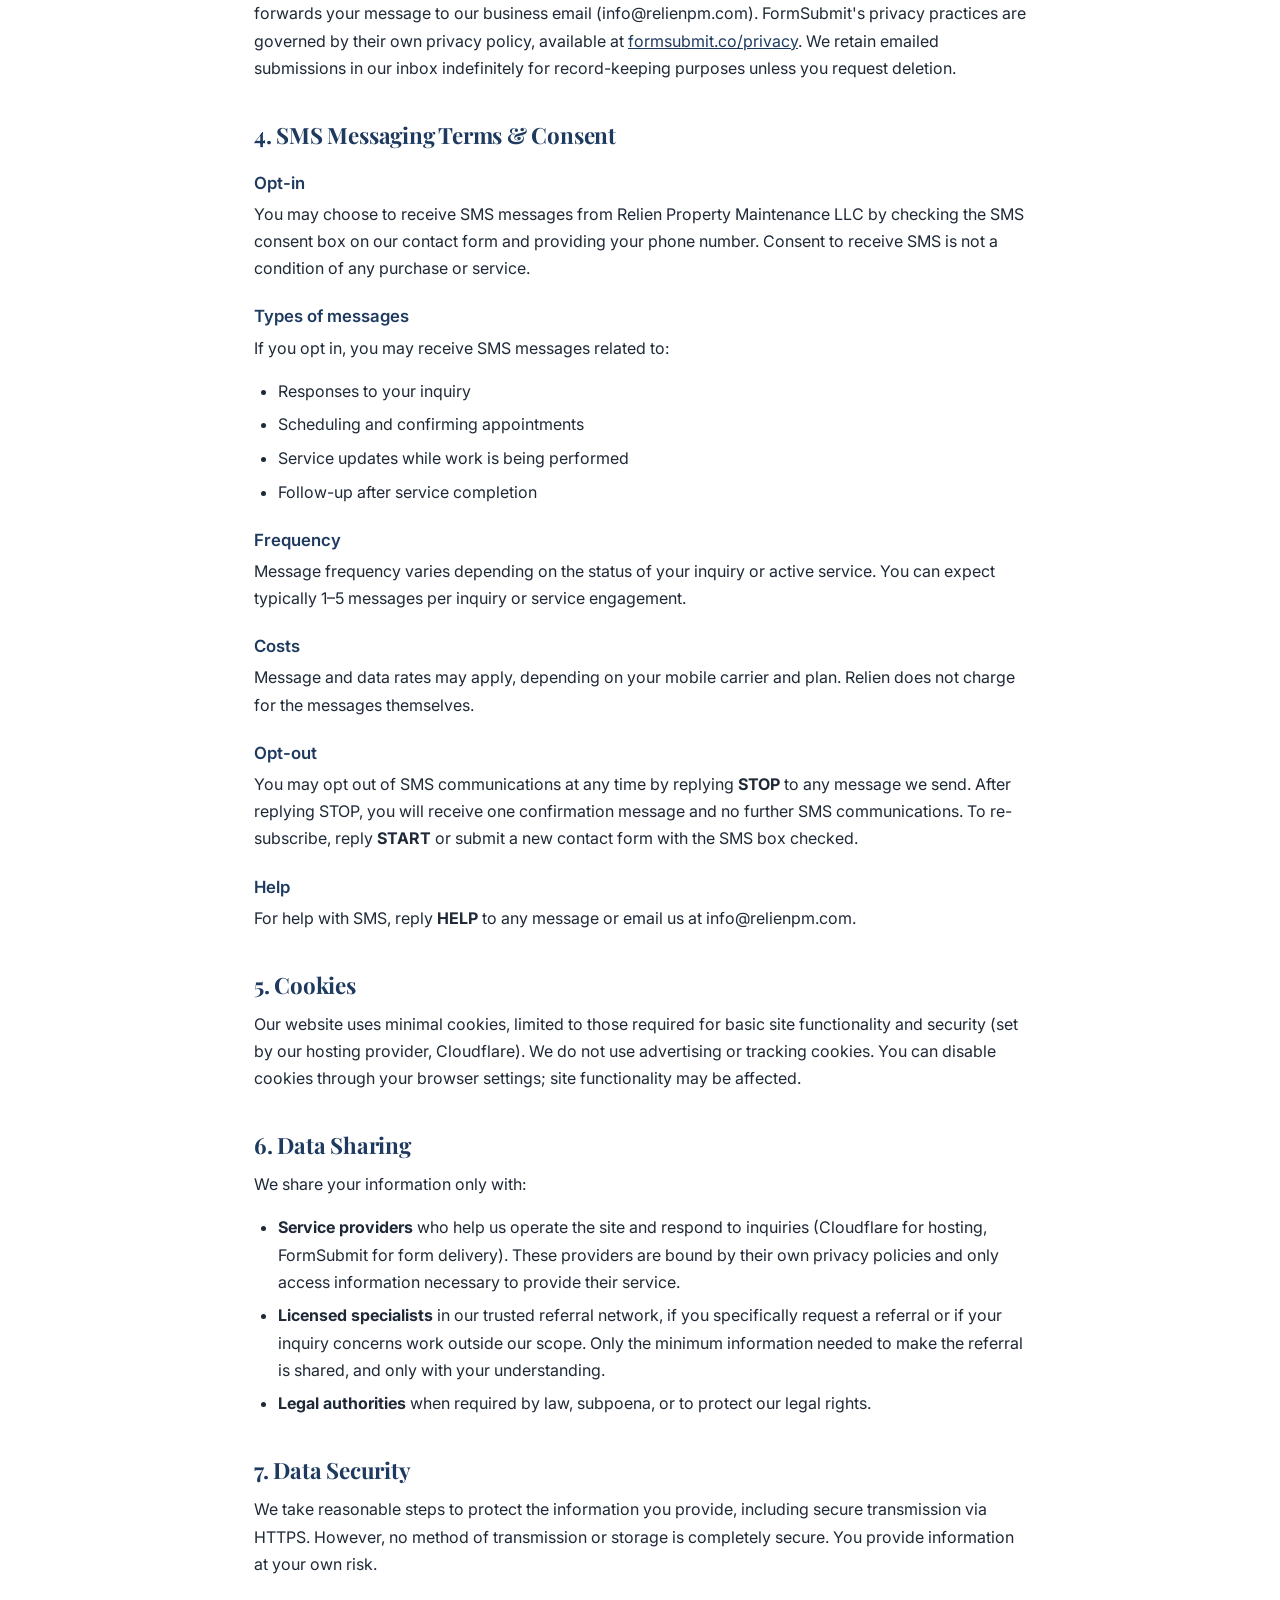
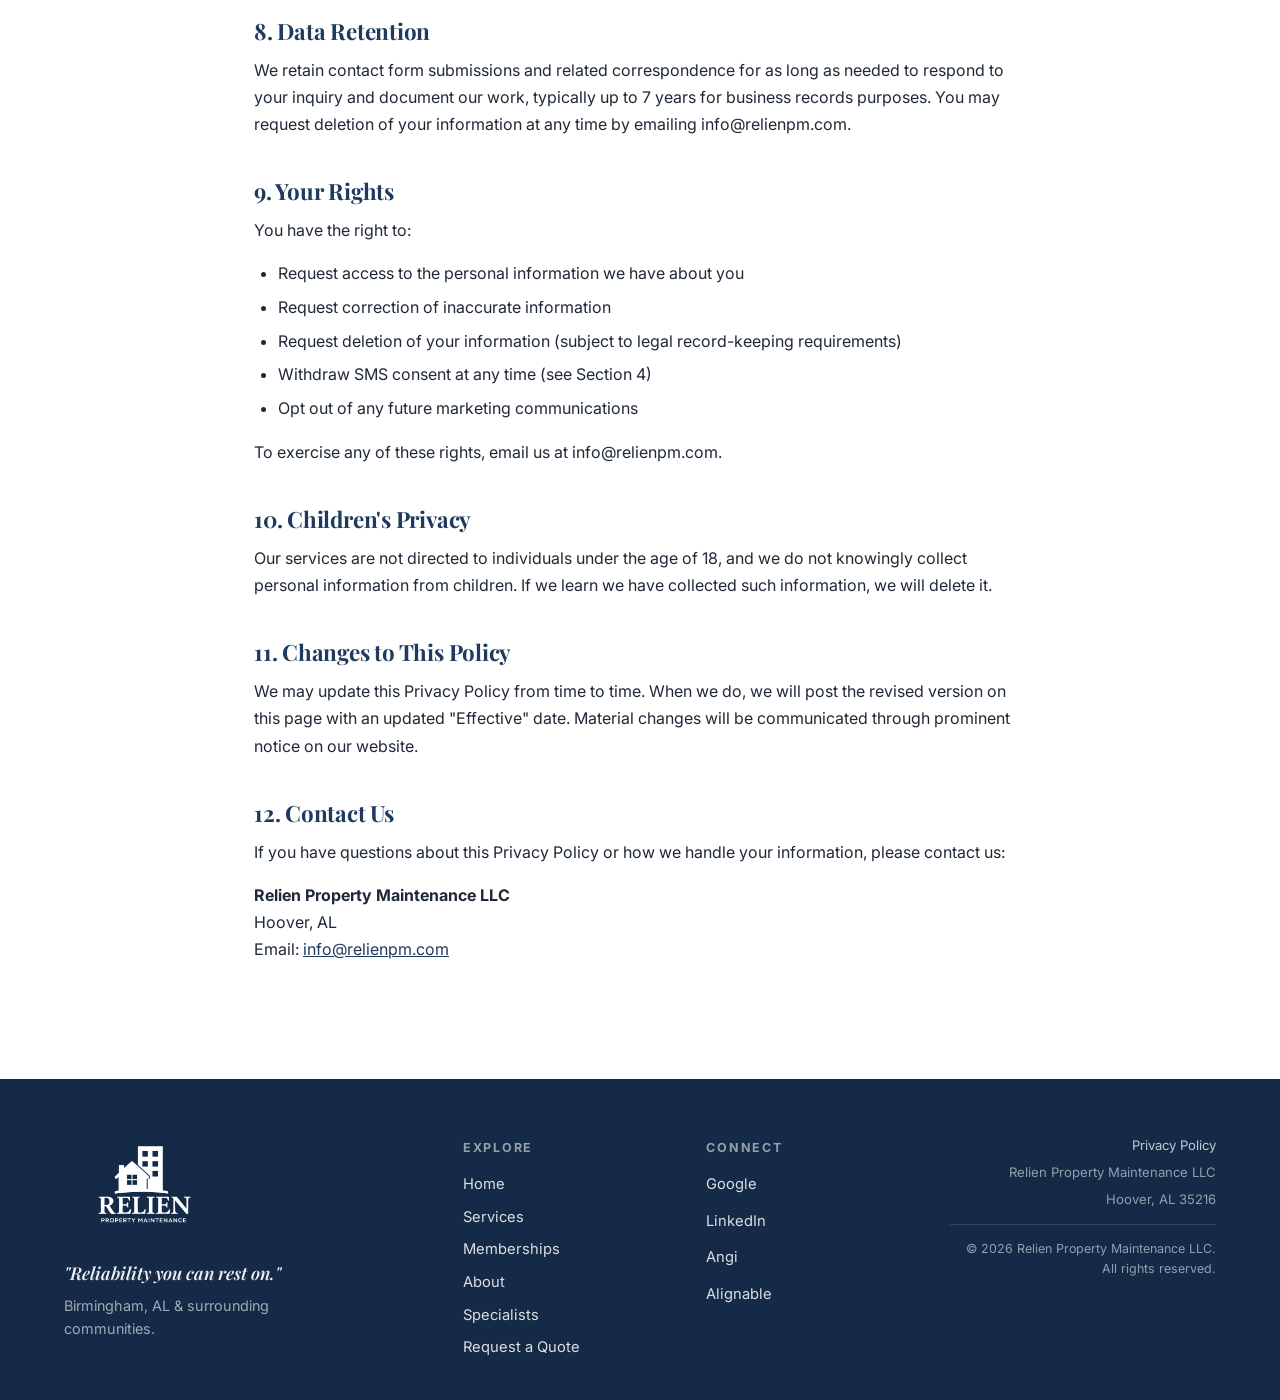
<file: privacy.html>
<!DOCTYPE html>
<html lang="en">
<head>
  <meta charset="UTF-8" />
  <meta name="viewport" content="width=device-width, initial-scale=1.0" />
  <meta http-equiv="Cache-Control" content="no-cache, no-store, must-revalidate" />
  <title>Privacy Policy | Relien Property Maintenance</title>
  <meta name="description" content="Privacy policy for Relien Property Maintenance LLC, covering data collection, SMS consent, and your rights." />
  <meta name="robots" content="index, follow" />
  <meta name="theme-color" content="#1e3a5f" />
  <link rel="canonical" href="https://relienpm.com/privacy" />
  <link rel="icon" type="image/png" sizes="32x32" href="/images/logo-icon.png" />
  <link rel="icon" type="image/png" sizes="192x192" href="/images/logo-icon.png" />
  <link rel="apple-touch-icon" sizes="180x180" href="/images/logo-icon.png" />
  <link rel="preconnect" href="https://fonts.googleapis.com" />
  <link rel="preconnect" href="https://fonts.gstatic.com" crossorigin />
  <link href="https://fonts.googleapis.com/css2?family=Inter:wght@400;500;600;700&family=Playfair+Display:wght@600;700&display=swap" rel="stylesheet" />
  <link rel="stylesheet" href="styles.css?v=27" />
  <style>
    /* Page-specific tweaks */
    .legal-page {
      padding: 80px 0 100px;
      background: var(--white);
    }
    .legal-page .container { max-width: 820px; }
    .legal-page h1 {
      font-size: clamp(2rem, 4vw, 2.8rem);
      margin-bottom: 0.5rem;
    }
    .legal-page .effective {
      color: var(--text-muted);
      font-size: 0.95rem;
      margin-bottom: 2.5rem;
      padding-bottom: 1.5rem;
      border-bottom: 1px solid var(--border);
    }
    .legal-page h2 {
      font-size: 1.4rem;
      margin-top: 2.5rem;
      margin-bottom: 0.75rem;
      color: var(--navy);
    }
    .legal-page h3 {
      font-size: 1.05rem;
      margin-top: 1.5rem;
      margin-bottom: 0.5rem;
      color: var(--navy);
      font-family: 'Inter', sans-serif;
      font-weight: 600;
    }
    .legal-page p,
    .legal-page li {
      color: var(--text);
      font-size: 1rem;
      line-height: 1.7;
    }
    .legal-page ul { padding-left: 1.4em; margin-bottom: 1em; }
    .legal-page li { margin-bottom: 0.4em; }
    .legal-page a { color: var(--navy); text-decoration: underline; }
    .legal-page .back-link {
      display: inline-block;
      margin-bottom: 2rem;
      color: var(--navy-soft);
      font-size: 0.9rem;
      text-decoration: none;
    }
    .legal-page .back-link:hover { color: var(--navy); }
  </style>
</head>
<body>

  <!-- ============ HEADER ============ -->
  <header class="site-header">
    <div class="container header-inner">
      <a href="index.html#home" class="brand">
        <img src="images/logo-icon.png" alt="" class="brand-logo" />
        <span class="brand-name">Relien Property Maintenance</span>
      </a>
      <nav class="site-nav" aria-label="Primary">
        <a href="index.html#home">Home</a>
        <a href="index.html#services">Services</a>
        <a href="index.html#about">About</a>
        <a href="index.html#contact">Contact</a>
      </nav>
      <a href="index.html#contact" class="header-cta">Get a Quote</a>
    </div>
  </header>

  <main class="legal-page">
    <div class="container">
      <a href="index.html" class="back-link">&larr; Back to Home</a>

      <h1>Privacy Policy</h1>
      <p class="effective">Effective: May 14, 2026</p>

      <p>Relien Property Maintenance LLC ("Relien," "we," "us," or "our") respects your privacy. This Privacy Policy explains what information we collect, how we use it, and the choices you have. It applies to information collected through our website at relienpm.com, our contact form, and SMS communications.</p>

      <h2>1. Information We Collect</h2>

      <h3>Information you provide</h3>
      <p>When you submit our contact form, you provide:</p>
      <ul>
        <li>First and last name</li>
        <li>Email address</li>
        <li>Phone number (optional)</li>
        <li>The message you send us about your property maintenance needs</li>
        <li>Whether you consent to receive SMS messages from us</li>
      </ul>

      <h3>Information collected automatically</h3>
      <p>When you visit our website, certain information is collected automatically by our hosting provider (Cloudflare), including:</p>
      <ul>
        <li>IP address</li>
        <li>Browser type and version</li>
        <li>Pages visited and time spent on each</li>
        <li>Referring website</li>
        <li>Device and operating system information</li>
      </ul>
      <p>This information is used to understand traffic patterns and maintain site security. We do not use third-party analytics or advertising trackers.</p>

      <h2>2. How We Use Your Information</h2>
      <p>We use the information you provide to:</p>
      <ul>
        <li>Respond to your inquiry and provide a quote or consultation</li>
        <li>Schedule and coordinate maintenance services</li>
        <li>Follow up about ongoing or completed work</li>
        <li>Send SMS communications, if you have consented (see Section 4)</li>
        <li>Comply with our legal obligations</li>
      </ul>
      <p>We do not sell, rent, or trade your personal information to third parties for marketing purposes.</p>

      <h2>3. How Form Submissions Are Processed</h2>
      <p>Contact form submissions are processed through FormSubmit, a third-party form-handling service that forwards your message to our business email (info@relienpm.com). FormSubmit's privacy practices are governed by their own privacy policy, available at <a href="https://formsubmit.co/privacy" target="_blank" rel="noopener">formsubmit.co/privacy</a>. We retain emailed submissions in our inbox indefinitely for record-keeping purposes unless you request deletion.</p>

      <h2>4. SMS Messaging Terms &amp; Consent</h2>

      <h3>Opt-in</h3>
      <p>You may choose to receive SMS messages from Relien Property Maintenance LLC by checking the SMS consent box on our contact form and providing your phone number. Consent to receive SMS is not a condition of any purchase or service.</p>

      <h3>Types of messages</h3>
      <p>If you opt in, you may receive SMS messages related to:</p>
      <ul>
        <li>Responses to your inquiry</li>
        <li>Scheduling and confirming appointments</li>
        <li>Service updates while work is being performed</li>
        <li>Follow-up after service completion</li>
      </ul>

      <h3>Frequency</h3>
      <p>Message frequency varies depending on the status of your inquiry or active service. You can expect typically 1&ndash;5 messages per inquiry or service engagement.</p>

      <h3>Costs</h3>
      <p>Message and data rates may apply, depending on your mobile carrier and plan. Relien does not charge for the messages themselves.</p>

      <h3>Opt-out</h3>
      <p>You may opt out of SMS communications at any time by replying <strong>STOP</strong> to any message we send. After replying STOP, you will receive one confirmation message and no further SMS communications. To re-subscribe, reply <strong>START</strong> or submit a new contact form with the SMS box checked.</p>

      <h3>Help</h3>
      <p>For help with SMS, reply <strong>HELP</strong> to any message or email us at info@relienpm.com.</p>

      <h2>5. Cookies</h2>
      <p>Our website uses minimal cookies, limited to those required for basic site functionality and security (set by our hosting provider, Cloudflare). We do not use advertising or tracking cookies. You can disable cookies through your browser settings; site functionality may be affected.</p>

      <h2>6. Data Sharing</h2>
      <p>We share your information only with:</p>
      <ul>
        <li><strong>Service providers</strong> who help us operate the site and respond to inquiries (Cloudflare for hosting, FormSubmit for form delivery). These providers are bound by their own privacy policies and only access information necessary to provide their service.</li>
        <li><strong>Licensed specialists</strong> in our trusted referral network, if you specifically request a referral or if your inquiry concerns work outside our scope. Only the minimum information needed to make the referral is shared, and only with your understanding.</li>
        <li><strong>Legal authorities</strong> when required by law, subpoena, or to protect our legal rights.</li>
      </ul>

      <h2>7. Data Security</h2>
      <p>We take reasonable steps to protect the information you provide, including secure transmission via HTTPS. However, no method of transmission or storage is completely secure. You provide information at your own risk.</p>

      <h2>8. Data Retention</h2>
      <p>We retain contact form submissions and related correspondence for as long as needed to respond to your inquiry and document our work, typically up to 7 years for business records purposes. You may request deletion of your information at any time by emailing info@relienpm.com.</p>

      <h2>9. Your Rights</h2>
      <p>You have the right to:</p>
      <ul>
        <li>Request access to the personal information we have about you</li>
        <li>Request correction of inaccurate information</li>
        <li>Request deletion of your information (subject to legal record-keeping requirements)</li>
        <li>Withdraw SMS consent at any time (see Section 4)</li>
        <li>Opt out of any future marketing communications</li>
      </ul>
      <p>To exercise any of these rights, email us at info@relienpm.com.</p>

      <h2>10. Children's Privacy</h2>
      <p>Our services are not directed to individuals under the age of 18, and we do not knowingly collect personal information from children. If we learn we have collected such information, we will delete it.</p>

      <h2>11. Changes to This Policy</h2>
      <p>We may update this Privacy Policy from time to time. When we do, we will post the revised version on this page with an updated "Effective" date. Material changes will be communicated through prominent notice on our website.</p>

      <h2>12. Contact Us</h2>
      <p>If you have questions about this Privacy Policy or how we handle your information, please contact us:</p>
      <p>
        <strong>Relien Property Maintenance LLC</strong><br />
        Hoover, AL<br />
        Email: <a href="mailto:info@relienpm.com">info@relienpm.com</a>
      </p>
    </div>
  </main>

  <!-- ============ FOOTER (simplified) ============ -->
  <footer class="site-footer">
    <div class="container footer-grid">
      <div class="footer-brand">
        <img src="images/logo.png" alt="Relien Property Maintenance" class="footer-logo" onerror="this.style.display='none';" />
        <p class="footer-slogan">"Reliability you can rest on."</p>
        <p class="footer-tagline">Birmingham, AL &amp; surrounding communities.</p>
      </div>

      <div class="footer-nav">
        <h4>Explore</h4>
        <ul>
          <li><a href="index.html#home">Home</a></li>
          <li><a href="index.html#services">Services</a></li>
          <li><a href="memberships.html">Memberships</a></li>
          <li><a href="index.html#about">About</a></li>
          <li><a href="index.html#network">Specialists</a></li>
          <li><a href="index.html#contact">Request a Quote</a></li>
        </ul>
      </div>

      <div class="footer-social">
        <h4>Connect</h4>
        <ul class="social-list">
          <li><a href="https://maps.app.goo.gl/8qPufbqQKzjTyhzR6" target="_blank" rel="noopener">Google</a></li>
          <li><a href="https://www.linkedin.com/company/relien-property-maintenance-llc" target="_blank" rel="noopener">LinkedIn</a></li>
          <li><a href="https://www.angi.com/companylist/us/al/birmingham/relien-property-maintenance-llc-reviews-1.htm" target="_blank" rel="noopener">Angi</a></li>
          <li><a href="https://www.alignable.com/birmingham-al/relien-property-maintenance-llc" target="_blank" rel="noopener">Alignable</a></li>
        </ul>
      </div>

      <div class="footer-legal">
        <p><a href="privacy.html">Privacy Policy</a></p>
        <p>Relien Property Maintenance LLC</p>
        <p>Hoover, AL 35216</p>
        <p class="copyright">&copy; <span id="year">2026</span> Relien Property Maintenance LLC. All rights reserved.</p>
      </div>
    </div>
  </footer>

  <script>
    document.getElementById('year').textContent = new Date().getFullYear();
  </script>
</body>
</html>
</file>
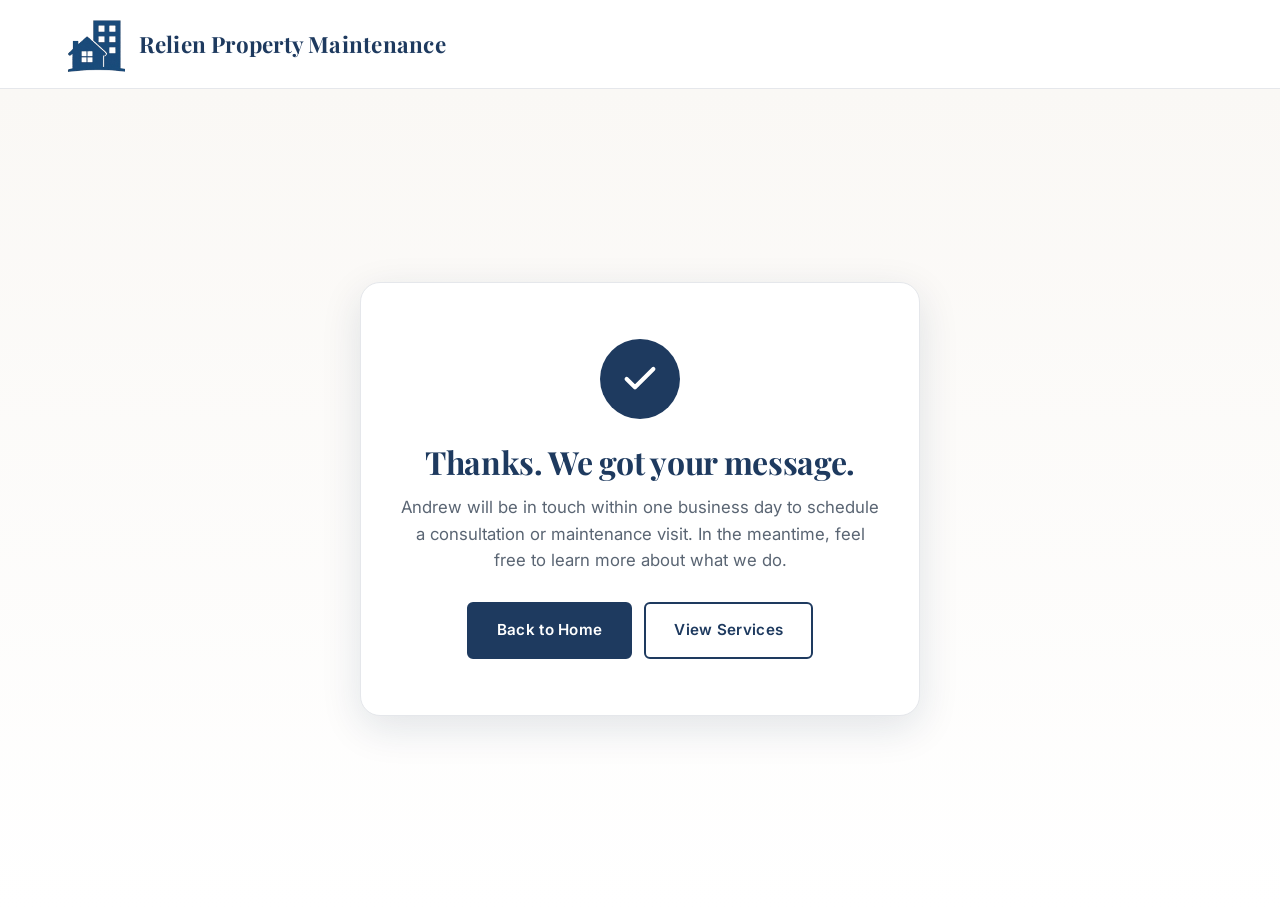
<file: thank-you.html>
<!DOCTYPE html>
<html lang="en">
<head>
  <meta charset="UTF-8" />
  <meta name="viewport" content="width=device-width, initial-scale=1.0" />
  <meta name="robots" content="noindex, nofollow" />
  <title>Thank You | Relien Property Maintenance</title>
  <meta name="theme-color" content="#1e3a5f" />
  <link rel="icon" type="image/png" sizes="32x32" href="/images/logo-icon.png" />
  <link rel="icon" type="image/png" sizes="192x192" href="/images/logo-icon.png" />
  <link rel="apple-touch-icon" sizes="180x180" href="/images/logo-icon.png" />
  <link rel="preconnect" href="https://fonts.googleapis.com" />
  <link rel="preconnect" href="https://fonts.gstatic.com" crossorigin />
  <link href="https://fonts.googleapis.com/css2?family=Inter:wght@400;500;600;700&family=Playfair+Display:wght@600;700&display=swap" rel="stylesheet" />
  <link rel="stylesheet" href="styles.css?v=27" />
  <style>
    .thank-you-page {
      min-height: calc(100vh - 80px);
      display: flex;
      align-items: center;
      justify-content: center;
      padding: 80px 24px;
      background: linear-gradient(180deg, var(--cream) 0%, var(--white) 100%);
      text-align: center;
    }
    .thank-you-card {
      max-width: 560px;
      background: var(--white);
      border: 1px solid var(--border);
      border-radius: var(--radius-lg);
      padding: 56px 40px;
      box-shadow: var(--shadow-lg);
    }
    .thank-you-icon {
      width: 80px;
      height: 80px;
      margin: 0 auto 24px;
      border-radius: 50%;
      background: var(--navy);
      color: var(--white);
      display: flex;
      align-items: center;
      justify-content: center;
    }
    .thank-you-icon svg { width: 40px; height: 40px; }
    .thank-you-card h1 {
      font-size: 2rem;
      margin: 0 0 12px;
    }
    .thank-you-card p {
      color: var(--text-muted);
      font-size: 1.05rem;
      line-height: 1.6;
      margin-bottom: 28px;
    }
    .thank-you-actions {
      display: flex;
      gap: 12px;
      justify-content: center;
      flex-wrap: wrap;
    }
  </style>
</head>
<body>

  <header class="site-header">
    <div class="container header-inner">
      <a href="index.html#home" class="brand">
        <img src="images/logo-icon.png" alt="" class="brand-logo" />
        <span class="brand-name">Relien Property Maintenance</span>
      </a>
    </div>
  </header>

  <main class="thank-you-page">
    <div class="thank-you-card">
      <div class="thank-you-icon" aria-hidden="true">
        <svg viewBox="0 0 24 24" fill="none" stroke="currentColor" stroke-width="2.5" stroke-linecap="round" stroke-linejoin="round">
          <path d="M20 6L9 17l-5-5"/>
        </svg>
      </div>
      <h1>Thanks. We got your message.</h1>
      <p>Andrew will be in touch within one business day to schedule a consultation or maintenance visit. In the meantime, feel free to learn more about what we do.</p>
      <div class="thank-you-actions">
        <a href="index.html" class="btn btn-primary">Back to Home</a>
        <a href="index.html#services" class="btn btn-secondary">View Services</a>
      </div>
    </div>
  </main>

</body>
</html>
</file>
<file: styles.css>
/* ===========================================================
   Relien Property Maintenance — styles.css
   Brand: navy primary, red accent, pale-blue secondary.
   =========================================================== */

/* ---------- Animations ---------- */
@keyframes fadeUp {
  from { opacity: 0; transform: translateY(28px); }
  to   { opacity: 1; transform: translateY(0); }
}
@keyframes fadeInLeft {
  from { opacity: 0; transform: translateX(-32px); }
  to   { opacity: 1; transform: translateX(0); }
}
@keyframes fadeInRight {
  from { opacity: 0; transform: translateX(32px); }
  to   { opacity: 1; transform: translateX(0); }
}
@keyframes growBar {
  from { transform: scaleX(0); }
  to   { transform: scaleX(1); }
}

/* Hero entrance on page load — original timing, GPU-accelerated */
.hero-content > * {
  animation: fadeUp 0.75s ease-out backwards;
  will-change: transform, opacity;
}
.hero-content > *:nth-child(1) { animation-delay: 0.10s; }
.hero-content > *:nth-child(2) { animation-delay: 0.22s; }
.hero-content > *:nth-child(3) { animation-delay: 0.34s; }
.hero-content > *:nth-child(4) { animation-delay: 0.46s; }
.hero-content > *:nth-child(5) { animation-delay: 0.58s; }

.hero-image {
  animation: fadeInLeft 0.85s 0.05s ease-out backwards;
  will-change: transform, opacity;
}

/* Scroll-triggered reveals — original timing, GPU-accelerated transforms */
.reveal {
  opacity: 0;
  transform: translate3d(0, 32px, 0);
  transition: opacity 0.8s ease-out, transform 0.8s ease-out;
  will-change: transform, opacity;
}
.reveal.is-visible {
  opacity: 1;
  transform: translate3d(0, 0, 0);
}

.reveal-stagger > * {
  opacity: 0;
  transform: translate3d(0, 28px, 0);
  transition: opacity 0.7s ease-out, transform 0.7s ease-out;
  will-change: transform, opacity;
}
.reveal-stagger.is-visible > * {
  opacity: 1;
  transform: translate3d(0, 0, 0);
}
.reveal-stagger.is-visible > *:nth-child(1) { transition-delay: 0.05s; }
.reveal-stagger.is-visible > *:nth-child(2) { transition-delay: 0.18s; }
.reveal-stagger.is-visible > *:nth-child(3) { transition-delay: 0.31s; }
.reveal-stagger.is-visible > *:nth-child(4) { transition-delay: 0.44s; }
.reveal-stagger.is-visible > *:nth-child(5) { transition-delay: 0.57s; }

/* Reduced-motion: kill all animation */
@media (prefers-reduced-motion: reduce) {
  *, *::before, *::after {
    animation-duration: 0.01ms !important;
    animation-iteration-count: 1 !important;
    transition-duration: 0.01ms !important;
  }
  .reveal, .reveal-stagger > * {
    opacity: 1 !important;
    transform: none !important;
  }
}

/* ===========================================================
   Original styles below
   =========================================================== */

:root {
  --navy:        #1e3a5f;
  --navy-deep:   #142a47;
  --navy-soft:   #2d4d75;
  --pale-blue:   #d6e3ee;
  --cream:       #faf8f5;
  --white:       #ffffff;
  --red:         #c0392b;
  --red-deep:    #a8312a;
  --text:        #1f2937;
  --text-muted:  #5a6573;
  --border:      #e5e7eb;
  --shadow-sm:   0 1px 2px rgba(20, 42, 71, 0.05);
  --shadow-md:   0 4px 16px rgba(20, 42, 71, 0.08);
  --shadow-lg:   0 12px 40px rgba(20, 42, 71, 0.12);
  --radius-sm:   6px;
  --radius-md:   12px;
  --radius-lg:   20px;
  --maxw:        1200px;
}

/* ---------- Reset & Base ---------- */
*, *::before, *::after { box-sizing: border-box; }
html { scroll-behavior: smooth; }
body {
  margin: 0;
  font-family: 'Inter', -apple-system, BlinkMacSystemFont, 'Segoe UI', Helvetica, Arial, sans-serif;
  font-size: 17px;
  line-height: 1.6;
  color: var(--text);
  background: var(--white);
  -webkit-font-smoothing: antialiased;
}
img { max-width: 100%; display: block; }
a { color: var(--navy); text-decoration: none; transition: color .15s ease; }
a:hover { color: var(--navy-soft); }

h1, h2, h3, h4 {
  font-family: 'Playfair Display', Georgia, serif;
  color: var(--navy);
  line-height: 1.2;
  letter-spacing: -0.01em;
  margin: 0 0 .5em;
  font-weight: 700;
}
h1 { font-size: clamp(2.2rem, 4.5vw, 3.4rem); }
h2 { font-size: clamp(1.8rem, 3.5vw, 2.6rem); }
h3 { font-size: 1.35rem; font-family: 'Inter', sans-serif; font-weight: 600; letter-spacing: 0; }

p { margin: 0 0 1em; }
ul { padding-left: 1.2em; margin: 0 0 1em; }
li { margin-bottom: .35em; }

.container {
  max-width: var(--maxw);
  margin: 0 auto;
  padding: 0 24px;
}

.eyebrow {
  font-family: 'Inter', sans-serif;
  text-transform: uppercase;
  letter-spacing: 0.14em;
  font-size: 0.78rem;
  font-weight: 700;
  color: var(--navy-soft);
  margin: 0 0 .75rem;
}

.section-header {
  text-align: center;
  margin-bottom: 3rem;
}
.section-header .eyebrow { margin-bottom: .5rem; }
.section-header h2 { margin: 0; display: inline-block; }
.section-header h2::after {
  content: '';
  display: block;
  width: 56px;
  height: 3px;
  background: var(--red);
  margin: 16px auto 0;
  border-radius: 2px;
  transform: scaleX(0);
  transform-origin: center;
  transition: transform 0.6s 0.25s ease-out;
}
.section-header.is-visible h2::after {
  transform: scaleX(1);
}

.slogan {
  font-family: 'Playfair Display', Georgia, serif;
  font-style: italic;
  font-size: 1.4rem;
  font-weight: 600;
  color: var(--navy);
  margin: 0 0 1.25rem;
  letter-spacing: 0.005em;
}

/* Pencil-style red underline for the word "rest" in the hero headline */
.pencil-word {
  position: relative;
  display: inline-block;
  white-space: nowrap;
}
.pencil-underline {
  position: absolute;
  left: -4%;
  width: 108%;
  bottom: -0.18em;
  height: 0.36em;
  overflow: visible;
  pointer-events: none;
}
.pencil-underline path {
  stroke: var(--red);
  stroke-width: 2.6;
  fill: none;
  stroke-linecap: round;
  stroke-linejoin: round;
}
/* GPU-accelerated draw-in using clip-path.
   Key smoothness tricks:
   - Delay starts at 1.55s so the pencil draws AFTER all kinetic hero words
     have finished settling. No will-change layer conflicts on the parent.
   - translateZ(0) + backface-visibility promote the SVG to its own
     compositor layer (critical for Safari/iOS where SVG clip-path can
     otherwise fall back to CPU rasterization).
   - contain: paint lets the browser cache the SVG as a static texture
     so only the clip rect updates per frame.
   - vector-effect: non-scaling-stroke was removed because it forces the
     stroke to recompute every frame, defeating the texture cache. */
.pencil-underline {
  clip-path: inset(0 100% 0 0);
  -webkit-clip-path: inset(0 100% 0 0);
  animation: drawPencil 0.9s 1.85s cubic-bezier(.55, .1, .35, 1) forwards;
  will-change: clip-path, transform;
  transform: translateZ(0);
  backface-visibility: hidden;
  -webkit-backface-visibility: hidden;
  contain: paint;
}
@keyframes drawPencil {
  to {
    clip-path: inset(0 0 0 0);
    -webkit-clip-path: inset(0 0 0 0);
  }
}
@media (prefers-reduced-motion: reduce) {
  .pencil-underline {
    animation: none;
    clip-path: inset(0 0 0 0);
    -webkit-clip-path: inset(0 0 0 0);
  }
}

/* ---------- Buttons ---------- */
.btn {
  display: inline-block;
  padding: 14px 28px;
  border-radius: var(--radius-sm);
  font-weight: 600;
  font-size: 0.95rem;
  letter-spacing: 0.02em;
  border: 2px solid transparent;
  cursor: pointer;
  transition: all .18s ease;
  text-align: center;
  font-family: inherit;
}
.btn-primary {
  background: var(--navy);
  color: var(--white);
  border-color: var(--navy);
}
.btn-primary:hover {
  background: var(--navy-deep);
  border-color: var(--navy-deep);
  color: var(--white);
  transform: translateY(-1px);
  box-shadow: var(--shadow-md);
}
.btn-secondary {
  background: transparent;
  color: var(--navy);
  border-color: var(--navy);
}
.btn-secondary:hover {
  background: var(--navy);
  color: var(--white);
}
.btn-block { width: 100%; }

/* ---------- Image placeholders ---------- */
.image-placeholder {
  position: absolute;
  inset: 0;
  display: flex;
  flex-direction: column;
  align-items: center;
  justify-content: center;
  color: rgba(255, 255, 255, 0.85);
  font-size: 0.9rem;
  font-weight: 500;
  text-align: center;
  padding: 1rem;
  letter-spacing: 0.04em;
}
.image-placeholder small {
  display: block;
  margin-top: .5rem;
  opacity: .65;
  font-size: 0.75rem;
  font-family: 'Courier New', monospace;
  letter-spacing: 0;
}

/* ---------- Header ---------- */
.site-header {
  position: sticky;
  top: 0;
  background: rgba(255, 255, 255, 0.96);
  backdrop-filter: blur(8px);
  -webkit-backdrop-filter: blur(8px);
  border-bottom: 1px solid var(--border);
  z-index: 100;
}
.header-inner {
  display: flex;
  align-items: center;
  justify-content: space-between;
  padding-top: 16px;
  padding-bottom: 16px;
  gap: 24px;
}
.brand { display: inline-flex; align-items: center; gap: 14px; }
.brand-logo { height: 56px; width: auto; flex-shrink: 0; }
.brand-name {
  font-family: 'Playfair Display', Georgia, serif;
  font-size: 1.4rem;
  font-weight: 700;
  color: var(--navy);
  letter-spacing: 0.01em;
  line-height: 1.1;
  white-space: nowrap;
}
.site-nav {
  display: flex;
  gap: 32px;
  font-weight: 500;
  font-size: 0.95rem;
}
.site-nav a {
  color: var(--text);
  position: relative;
  padding: 6px 2px;
}
.site-nav a:hover { color: var(--navy); }
.site-nav a::after {
  content: '';
  position: absolute;
  left: 0; right: 0;
  bottom: 0;
  height: 2px;
  background: var(--navy);
  transform: scaleX(0);
  transform-origin: left;
  transition: transform .2s ease;
}
.site-nav a:hover::after { transform: scaleX(1); }
.header-cta {
  background: var(--navy);
  color: var(--white) !important;
  padding: 10px 20px;
  border-radius: var(--radius-sm);
  font-weight: 600;
  font-size: 0.9rem;
}
.header-cta:hover { background: var(--navy-deep); }

/* ---------- Hero ---------- */
.hero {
  padding: 80px 0 100px;
  background: linear-gradient(180deg, var(--cream) 0%, var(--white) 100%);
}
.hero-grid {
  display: grid;
  grid-template-columns: 1fr 1fr;
  gap: 64px;
  align-items: center;
}
.hero-image {
  position: relative;
  aspect-ratio: 1 / 1;
  background: linear-gradient(135deg, var(--pale-blue) 0%, #bcd0e0 100%);
  border-radius: var(--radius-lg);
  overflow: hidden;
  box-shadow: var(--shadow-md);
  display: flex;
  align-items: center;
  justify-content: center;
  padding: 0;
}
.hero-logo {
  width: 130%;
  max-width: 130%;
  height: auto;
  display: block;
}
.hero-content h1 { margin-top: 8px; }
.lede {
  font-size: 1.15rem;
  color: var(--text-muted);
  margin-bottom: 2rem;
  max-width: 540px;
}
.hero-actions {
  display: flex;
  gap: 14px;
  flex-wrap: wrap;
}

/* ---------- About ---------- */
.about {
  padding: 100px 0;
  background: var(--white);
}
.about-grid {
  display: grid;
  grid-template-columns: 1fr 1.1fr;
  gap: 64px;
  align-items: center;
}
.about-image {
  position: relative;
  aspect-ratio: 3 / 4;
  background: linear-gradient(135deg, var(--pale-blue) 0%, #b6cddf 100%);
  border-radius: var(--radius-lg);
  overflow: hidden;
  box-shadow: var(--shadow-md);
}
.about-image .image-placeholder { color: var(--navy); }
.about-image img {
  width: 100%;
  height: 100%;
  object-fit: cover;
  object-position: center 35%;
  display: block;
}
.about-content h2 { margin-bottom: 1rem; }
.about-content p { color: var(--text-muted); }

/* ---------- Services ---------- */
.services {
  padding: 100px 0;
  background: var(--cream);
}
.services-grid {
  display: grid;
  grid-template-columns: repeat(3, 1fr);
  gap: 28px;
}
.service-card {
  background: var(--white);
  border-radius: var(--radius-md);
  overflow: hidden;
  box-shadow: var(--shadow-sm);
  border: 1px solid var(--border);
  transition: transform .25s ease, box-shadow .25s ease;
  display: flex;
  flex-direction: column;
}
.service-card:hover {
  transform: translateY(-4px);
  box-shadow: var(--shadow-lg);
}
.service-image {
  position: relative;
  aspect-ratio: 4 / 3;
  background: linear-gradient(135deg, var(--navy-soft) 0%, var(--navy) 100%);
  overflow: hidden;
}
.service-image img {
  width: 100%;
  height: 100%;
  object-fit: cover;
  display: block;
  transition: transform 0.5s ease;
}
.service-card:hover .service-image img {
  transform: scale(1.05);
}
.service-body { padding: 28px; flex: 1; }
.service-body h3 {
  color: var(--navy);
  margin-bottom: .75rem;
}
.service-body p { color: var(--text-muted); margin-bottom: 1rem; }
.service-body ul {
  list-style: none;
  padding: 0;
  margin: 0;
}
.service-body li {
  position: relative;
  padding-left: 22px;
  font-size: 0.95rem;
  color: var(--text);
}
.service-body li::before {
  content: '';
  position: absolute;
  left: 0; top: 9px;
  width: 12px;
  height: 2px;
  background: var(--navy);
}

/* ---------- Membership callout ---------- */
.membership-callout {
  padding: 76px 0;
  background: var(--navy);
  color: var(--white);
}
.membership-callout-inner {
  display: grid;
  grid-template-columns: 1.5fr auto;
  align-items: center;
  gap: 40px;
}
.membership-callout-eyebrow { color: var(--pale-blue); }
.membership-callout-text h2 {
  color: var(--white);
  margin: 0 0 14px;
}
.membership-callout-text p {
  color: var(--pale-blue);
  margin: 0;
  max-width: 62ch;
}
.membership-callout-actions {
  display: flex;
  flex-direction: column;
  gap: 12px;
  min-width: 220px;
}
.membership-callout .btn-primary {
  background: var(--white);
  border-color: var(--white);
  color: var(--navy);
}
.membership-callout .btn-primary:hover {
  background: var(--pale-blue);
  border-color: var(--pale-blue);
  color: var(--navy-deep);
}
.membership-callout .btn-secondary {
  background: transparent;
  border-color: rgba(255, 255, 255, 0.55);
  color: var(--white);
}
.membership-callout .btn-secondary:hover {
  background: rgba(255, 255, 255, 0.12);
  border-color: var(--white);
  color: var(--white);
}
@media (max-width: 900px) {
  .membership-callout-inner { grid-template-columns: 1fr; gap: 26px; }
  .membership-callout-actions { flex-direction: row; flex-wrap: wrap; min-width: 0; }
  .membership-callout-actions .btn { flex: 1; min-width: 160px; }
}

/* ---------- Referrals ---------- */
.referrals {
  padding: 100px 0;
  background: var(--white);
}
.referrals-scroller {
  display: flex;
  gap: 28px;
  overflow-x: auto;
  scroll-snap-type: x mandatory;
  scroll-padding-left: 4px;
  padding: 4px 4px 20px;
  margin: 0 -4px;
  -webkit-overflow-scrolling: touch;
  scrollbar-width: thin;
  scrollbar-color: var(--navy-soft) var(--pale-blue);
}
.referrals-scroller::-webkit-scrollbar { height: 8px; }
.referrals-scroller::-webkit-scrollbar-track { background: var(--pale-blue); border-radius: 999px; }
.referrals-scroller::-webkit-scrollbar-thumb { background: var(--navy-soft); border-radius: 999px; }
.referrals-scroll-hint {
  margin: 6px 4px 0;
  font-size: 0.82rem;
  font-weight: 600;
  letter-spacing: 0.04em;
  color: var(--navy-soft);
}
.testimonial {
  background: var(--pale-blue);
  border-radius: var(--radius-md);
  padding: 36px 32px;
  margin: 0;
  position: relative;
  display: flex;
  flex-direction: column;
  flex: 0 0 clamp(280px, 78%, 380px);
  scroll-snap-align: start;
}
.testimonial::before {
  content: '"';
  position: absolute;
  top: 8px;
  left: 22px;
  font-family: 'Playfair Display', Georgia, serif;
  font-size: 5rem;
  line-height: 1;
  color: var(--navy);
  opacity: .18;
}
.testimonial blockquote {
  margin: 0 0 1.5rem;
  font-style: italic;
  color: var(--text);
  position: relative;
  z-index: 1;
  flex: 1;
}
.testimonial blockquote p { margin: 0; }
.testimonial figcaption {
  border-top: 1px solid rgba(30, 58, 95, 0.18);
  padding-top: 16px;
  display: flex;
  flex-direction: row;
  align-items: center;
  gap: 14px;
}
.testimonial-avatar {
  position: relative;
  flex: 0 0 auto;
  width: 52px;
  height: 52px;
  border-radius: 999px;
  overflow: hidden;
  background: var(--navy);
  display: inline-flex;
  align-items: center;
  justify-content: center;
}
.testimonial-avatar img {
  position: absolute;
  inset: 0;
  width: 100%;
  height: 100%;
  object-fit: cover;
}
.avatar-initials {
  font-family: 'Inter', sans-serif;
  font-weight: 700;
  font-size: 1rem;
  letter-spacing: 0.03em;
  color: var(--white);
}
.testimonial-meta {
  display: flex;
  flex-direction: column;
  gap: 2px;
  min-width: 0;
}
.testimonial-meta strong { color: var(--navy); font-size: 1rem; }
.testimonial-meta span { color: var(--navy-soft); font-size: 0.85rem; }

/* Social proof pills below testimonials */
.referrals-social {
  margin-top: 48px;
  text-align: center;
}
.referrals-social-label {
  font-family: 'Inter', sans-serif;
  text-transform: uppercase;
  letter-spacing: 0.18em;
  font-size: 0.72rem;
  font-weight: 700;
  color: var(--navy-soft);
  margin: 0 0 18px;
}
.referrals-social-row {
  display: flex;
  flex-wrap: wrap;
  gap: 14px;
  justify-content: center;
}
.social-pill {
  display: inline-flex;
  align-items: center;
  gap: 10px;
  padding: 12px 22px;
  background: var(--white);
  border: 1px solid var(--border);
  border-radius: 999px;
  color: var(--navy);
  font-size: 0.92rem;
  font-weight: 600;
  letter-spacing: 0.01em;
  transition: all 0.25s ease;
  box-shadow: var(--shadow-sm);
}
.social-pill:hover {
  border-color: var(--navy);
  color: var(--navy);
  transform: translateY(-2px);
  box-shadow: var(--shadow-md);
}
.social-pill svg {
  width: 18px;
  height: 18px;
  flex-shrink: 0;
}

/* ---------- FAQ ---------- */
.faq {
  padding: 100px 0;
  background: var(--cream);
}
.faq-list {
  max-width: 940px;
  margin: 0 auto;
}
.faq-item {
  background: var(--white);
  border: 1px solid var(--border);
  border-radius: var(--radius-md);
  padding: 28px 32px;
  margin-bottom: 14px;
  display: grid;
  grid-template-columns: 1fr 1.4fr;
  gap: 28px;
  align-items: start;
  transition: box-shadow .25s ease, border-color .25s ease, transform .25s ease;
}
.faq-item:hover {
  box-shadow: var(--shadow-md);
  border-color: var(--pale-blue);
  transform: translateY(-2px);
}
.faq-item h3 {
  margin: 0;
  color: var(--navy);
  font-family: 'Inter', sans-serif;
  font-weight: 600;
  font-size: 1.08rem;
  line-height: 1.35;
  position: relative;
  padding-left: 18px;
}
.faq-item h3::before {
  content: '';
  position: absolute;
  left: 0; top: 8px;
  width: 4px;
  height: 18px;
  background: var(--red);
  border-radius: 2px;
}
.faq-item p {
  margin: 0;
  color: var(--text-muted);
  line-height: 1.65;
}

/* ---------- Contact ---------- */
.contact {
  padding: 100px 0;
  background: var(--navy);
  color: var(--white);
}
.contact h2 { color: var(--white); }
.contact .eyebrow { color: var(--pale-blue); }
.contact-grid {
  display: grid;
  grid-template-columns: 1fr 1fr;
  gap: 64px;
  align-items: start;
}
.contact-intro p {
  color: rgba(255, 255, 255, 0.85);
  font-size: 1.05rem;
  margin-bottom: 2rem;
}
.contact-info {
  list-style: none;
  padding: 0;
  margin: 0;
}
.contact-info li {
  display: grid;
  grid-template-columns: 120px 1fr;
  align-items: baseline;
  padding: 14px 0;
  border-top: 1px solid rgba(255, 255, 255, 0.18);
}
.contact-info li:last-child { border-bottom: 1px solid rgba(255, 255, 255, 0.18); }
.contact-info strong {
  font-size: 0.78rem;
  text-transform: uppercase;
  letter-spacing: 0.14em;
  color: var(--pale-blue);
  font-weight: 600;
}
.contact-info a {
  color: var(--white);
  font-weight: 500;
}
.contact-info a:hover { color: var(--pale-blue); }

.contact-form {
  background: var(--white);
  padding: 36px;
  border-radius: var(--radius-md);
  box-shadow: var(--shadow-lg);
}
.form-row {
  display: grid;
  grid-template-columns: 1fr 1fr;
  gap: 16px;
}
.contact-form label {
  display: block;
  margin-bottom: 16px;
}
.contact-form span {
  display: block;
  font-size: 0.85rem;
  font-weight: 600;
  color: var(--navy);
  margin-bottom: 6px;
}
.contact-form input,
.contact-form textarea {
  width: 100%;
  padding: 12px 14px;
  border: 1px solid var(--border);
  border-radius: var(--radius-sm);
  font-family: inherit;
  font-size: 1rem;
  color: var(--text);
  background: var(--white);
  transition: border-color .15s ease, box-shadow .15s ease;
}
.contact-form input:focus,
.contact-form textarea:focus {
  outline: none;
  border-color: var(--navy);
  box-shadow: 0 0 0 3px rgba(30, 58, 95, 0.12);
}
.contact-form textarea { resize: vertical; min-height: 120px; }

/* ---------- Footer ---------- */
.site-footer {
  background: var(--navy-deep);
  color: rgba(255, 255, 255, 0.75);
  padding: 56px 0 32px;
  font-size: 0.95rem;
}
.footer-grid {
  display: grid;
  grid-template-columns: 1.6fr 0.9fr 0.9fr 1.2fr;
  gap: 44px;
  align-items: start;
}
.footer-logo { height: 110px; width: auto; margin-bottom: 14px; filter: brightness(0) invert(1); }
.footer-slogan {
  font-family: 'Playfair Display', Georgia, serif;
  font-style: italic;
  font-size: 1.1rem;
  color: rgba(255, 255, 255, 0.92);
  margin: 0 0 6px;
  font-weight: 600;
}
.footer-tagline { color: rgba(255, 255, 255, 0.6); margin: 0; max-width: 280px; font-size: 0.9rem; }
.footer-contact p { margin: 0 0 6px; }
.footer-contact a { color: rgba(255, 255, 255, 0.85); }
.footer-contact a:hover { color: var(--white); }
.footer-legal {
  text-align: right;
  font-size: 0.82rem;
  color: rgba(255, 255, 255, 0.55);
}
.footer-legal a { color: rgba(255, 255, 255, 0.75); }
.footer-legal a:hover { color: var(--white); }
.footer-legal p { margin: 0 0 6px; }

/* ============================================================
   Service tiles — text-only, editorial style
   ============================================================ */

.service-card {
  position: relative;
  background: var(--white);
  border-radius: var(--radius-md);
  border: 1px solid var(--border);
  border-top: 4px solid var(--navy);
  box-shadow: var(--shadow-sm);
  overflow: hidden;
  display: flex;
  flex-direction: column;
  transition: transform 0.35s ease, box-shadow 0.35s ease, border-top-color 0.35s ease;
}
.service-card::before {
  content: '';
  position: absolute;
  top: 0; left: 0; right: 0;
  height: 0;
  background: linear-gradient(180deg, rgba(30, 58, 95, 0.04) 0%, transparent 100%);
  transition: height 0.4s ease;
  pointer-events: none;
}
.service-card:hover {
  transform: translateY(-8px);
  box-shadow: 0 24px 60px rgba(20, 42, 71, 0.16);
  border-top-color: var(--red);
}
.service-card:hover::before { height: 100%; }

.service-num {
  position: absolute;
  top: 12px;
  right: 28px;
  font-family: 'Playfair Display', Georgia, serif;
  font-size: 5.5rem;
  font-weight: 700;
  line-height: 1;
  color: var(--pale-blue);
  opacity: 0.55;
  pointer-events: none;
  z-index: 0;
  transition: color 0.35s ease, opacity 0.35s ease, transform 0.35s ease;
}
.service-card:hover .service-num {
  color: var(--red);
  opacity: 0.32;
  transform: translateY(-4px);
}

.service-label {
  font-family: 'Inter', sans-serif;
  text-transform: uppercase;
  letter-spacing: 0.16em;
  font-size: 0.72rem;
  font-weight: 700;
  color: var(--navy-soft);
  margin: 0 0 0.5rem;
  position: relative;
  z-index: 1;
}

.service-card .service-body {
  position: relative;
  z-index: 1;
  padding: 44px 36px 38px;
  flex: 1;
}
.service-card .service-body h3 {
  font-family: 'Playfair Display', Georgia, serif;
  font-size: 1.55rem;
  font-weight: 700;
  color: var(--navy);
  margin: 0 0 0.85rem;
  line-height: 1.2;
  letter-spacing: -0.01em;
}
.service-card .service-body > p {
  color: var(--text-muted);
  font-size: 0.98rem;
  margin: 0 0 1.25rem;
  padding-bottom: 1.25rem;
  border-bottom: 1px solid var(--border);
}

/* ============================================================
   Network of specialists section
   ============================================================ */

.network {
  padding: 100px 0;
  background: linear-gradient(180deg, var(--pale-blue) 0%, #e8eff5 100%);
}
.network-quote {
  max-width: 820px;
  margin: 0 auto 56px;
  text-align: center;
}
.network-quote p {
  font-family: 'Playfair Display', Georgia, serif;
  font-style: italic;
  font-size: 1.5rem;
  line-height: 1.5;
  color: var(--navy);
  margin: 0;
  position: relative;
  padding: 0 32px;
}
.network-quote p::before,
.network-quote p::after {
  font-family: 'Playfair Display', serif;
  color: var(--red);
  font-size: 2.4rem;
  line-height: 0;
  position: relative;
  top: 0.25em;
  opacity: 0.7;
}
.network-quote p::before { content: '"'; margin-right: 6px; }
.network-quote p::after  { content: '"'; margin-left: 6px; }

.network-trades {
  display: grid;
  grid-template-columns: repeat(6, 1fr);
  gap: 20px;
}
.trade {
  background: var(--white);
  border-radius: var(--radius-md);
  padding: 28px 16px;
  text-align: center;
  display: flex;
  flex-direction: column;
  align-items: center;
  gap: 14px;
  border: 1px solid rgba(30, 58, 95, 0.08);
  transition: transform 0.25s ease, box-shadow 0.25s ease, border-color 0.25s ease;
}
.trade:hover {
  transform: translateY(-4px);
  box-shadow: var(--shadow-md);
  border-color: var(--pale-blue);
}
.trade-icon {
  width: 56px;
  height: 56px;
  border-radius: 50%;
  background: var(--navy);
  color: var(--white);
  display: flex;
  align-items: center;
  justify-content: center;
  transition: background 0.25s ease;
}
.trade:hover .trade-icon { background: var(--navy-soft); }
.trade-icon svg { width: 28px; height: 28px; }
.trade span {
  font-size: 0.9rem;
  font-weight: 600;
  color: var(--navy);
  letter-spacing: 0.01em;
}

/* ============================================================
   Form — SMS consent + note
   ============================================================ */

.form-consent {
  margin: 8px 0 18px;
  padding: 14px 16px;
  background: var(--cream);
  border: 1px solid var(--border);
  border-radius: var(--radius-sm);
}
.checkbox-row {
  display: flex;
  align-items: flex-start;
  gap: 12px;
  margin: 0;
  cursor: pointer;
}
.checkbox-row input[type="checkbox"] {
  flex-shrink: 0;
  width: 18px;
  height: 18px;
  margin: 3px 0 0;
  accent-color: var(--navy);
  cursor: pointer;
}
.checkbox-row span {
  display: block;
  font-size: 0.78rem;
  line-height: 1.55;
  color: var(--text-muted);
  margin-bottom: 0;
}
.checkbox-row a {
  color: var(--navy);
  text-decoration: underline;
}
.form-note {
  margin: 14px 0 0;
  font-size: 0.78rem;
  color: var(--text-muted);
  text-align: center;
  line-height: 1.5;
}
.form-note a {
  color: var(--navy);
  text-decoration: underline;
}

/* ============================================================
   Footer — nav column + social column
   ============================================================ */

.footer-nav h4,
.footer-social h4 {
  font-family: 'Inter', sans-serif;
  font-size: 0.78rem;
  font-weight: 700;
  letter-spacing: 0.14em;
  text-transform: uppercase;
  color: rgba(255, 255, 255, 0.55);
  margin: 6px 0 16px;
}
.footer-nav ul,
.social-list {
  list-style: none;
  padding: 0;
  margin: 0;
}
.footer-nav li { margin-bottom: 8px; }
.footer-nav a {
  color: rgba(255, 255, 255, 0.85);
  font-size: 0.92rem;
  transition: color 0.15s ease;
}
.footer-nav a:hover { color: var(--white); }

.social-list li { margin-bottom: 12px; }
.social-list a {
  display: inline-flex;
  align-items: center;
  gap: 10px;
  color: rgba(255, 255, 255, 0.85);
  font-size: 0.92rem;
  transition: color 0.15s ease;
}
.social-list a:hover { color: var(--white); }
.social-list svg {
  width: 22px;
  height: 22px;
  flex-shrink: 0;
  transition: transform 0.2s ease;
}
.social-list a:hover svg { transform: scale(1.12); }

.footer-legal .copyright {
  margin-top: 14px;
  padding-top: 14px;
  border-top: 1px solid rgba(255, 255, 255, 0.12);
  font-size: 0.78rem;
}

/* ============================================================
   Hero — kinetic typography + logo entrance with sheen
   ============================================================ */

.kinetic-h1 {
  /* Override parent fadeUp so word stagger handles it */
  animation: none !important;
  opacity: 1;
}
.kinetic-h1 .word {
  display: inline-block;
  opacity: 0;
  transform: translate3d(0, 18px, 0);
  /* Softer ease-out (no aggressive launch at the start) + shorter travel
     distance + slight duration bump. Together these eliminate the
     "pop-pop-pop" clunky feel of rapid staggered words. */
  animation: wordSlideUp 0.8s cubic-bezier(.16, .84, .3, 1) forwards;
  animation-delay: calc(0.45s + var(--i, 0) * 0.12s);
  will-change: transform, opacity;
}
.kinetic-h1 .word.pencil-host { overflow: visible; }
@keyframes wordSlideUp {
  to { opacity: 1; transform: translateY(0); }
}

/* Hero logo entrance with spring + sheen sweep */
.hero-image {
  position: relative;
  animation: heroLogoEntrance 0.95s 0.05s cubic-bezier(.34, 1.45, .64, 1) backwards;
  overflow: hidden;
}
@keyframes heroLogoEntrance {
  from { opacity: 0; transform: scale(0.88); }
  to   { opacity: 1; transform: scale(1); }
}

/* Slight crispening of the hero PNG (best-effort) */
.hero-logo {
  image-rendering: -webkit-optimize-contrast;
}

/* ============================================================
   "Built for" — property types band (grouped under services-grid)
   ============================================================ */

.built-for-band {
  margin-top: 56px;
  padding: 28px 32px;
  background: var(--white);
  border: 1px solid var(--border);
  border-radius: var(--radius-md);
  display: flex;
  align-items: center;
  justify-content: center;
  gap: 28px;
  flex-wrap: wrap;
  box-shadow: var(--shadow-sm);
}
.built-for-label {
  margin: 0;
  font-family: 'Inter', sans-serif;
  text-transform: uppercase;
  letter-spacing: 0.18em;
  font-size: 0.75rem;
  font-weight: 700;
  color: var(--red);
}
.built-for-list {
  display: flex;
  align-items: center;
  gap: 22px;
  list-style: none;
  margin: 0;
  padding: 0;
  flex-wrap: wrap;
  justify-content: center;
}
.built-for-list li {
  font-family: 'Playfair Display', Georgia, serif;
  font-size: 1.1rem;
  color: var(--navy);
  font-weight: 600;
  margin: 0;
}
.built-for-list li.divider {
  width: 6px;
  height: 6px;
  background: var(--pale-blue);
  border-radius: 50%;
}
.built-for-tagline {
  margin: 0;
  font-style: italic;
  color: var(--navy-soft);
  font-size: 0.95rem;
}

/* ============================================================
   "How We Work" — 4-step process
   ============================================================ */

.process {
  padding: 100px 0;
  background: var(--white);
}
.process-steps {
  display: grid;
  grid-template-columns: repeat(4, 1fr);
  gap: 0;
  position: relative;
}
/* Connecting line between steps (desktop) */
.process-steps::before {
  content: '';
  position: absolute;
  top: 38px;
  left: 12.5%;
  right: 12.5%;
  height: 2px;
  background: repeating-linear-gradient(90deg, var(--pale-blue) 0 8px, transparent 8px 16px);
  z-index: 0;
}
.step {
  position: relative;
  z-index: 1;
  padding: 0 24px;
  text-align: center;
}
.step-num {
  display: inline-block;
  font-family: 'Playfair Display', Georgia, serif;
  font-size: 0.85rem;
  font-weight: 700;
  letter-spacing: 0.18em;
  color: var(--red);
  margin-bottom: 16px;
  position: relative;
  top: -6px;
}
.step-icon {
  width: 76px;
  height: 76px;
  border-radius: 50%;
  background: var(--navy);
  color: var(--white);
  display: flex;
  align-items: center;
  justify-content: center;
  margin: 0 auto 22px;
  box-shadow: 0 8px 24px rgba(20, 42, 71, 0.18);
  transition: transform 0.35s ease, background 0.35s ease;
}
.step-icon svg { width: 30px; height: 30px; }
.step:hover .step-icon {
  background: var(--navy-soft);
  transform: translateY(-4px) scale(1.05);
}
.step h3 {
  font-family: 'Playfair Display', Georgia, serif;
  font-size: 1.3rem;
  color: var(--navy);
  margin: 0 0 0.6rem;
}
.step p {
  font-size: 0.95rem;
  color: var(--text-muted);
  line-height: 1.6;
  margin: 0;
}

/* ============================================================
   Floating "Get a Quote" CTA
   ============================================================ */

.floating-cta {
  position: fixed;
  bottom: 24px;
  right: 24px;
  z-index: 90;
  display: inline-flex;
  align-items: center;
  gap: 10px;
  padding: 14px 22px;
  border: none;
  border-radius: 999px;
  background: var(--navy);
  color: var(--white);
  font-family: 'Inter', sans-serif;
  font-size: 0.92rem;
  font-weight: 600;
  cursor: pointer;
  box-shadow: 0 10px 30px rgba(20, 42, 71, 0.35);
  opacity: 0;
  transform: translateY(20px) scale(0.95);
  pointer-events: none;
  transition: opacity 0.4s ease, transform 0.4s cubic-bezier(.34, 1.4, .64, 1), background 0.2s ease;
}
.floating-cta.is-visible {
  opacity: 1;
  transform: translate3d(0, 0, 0) scale(1);
  pointer-events: auto;
}
.floating-cta:hover {
  background: var(--navy-deep);
  transform: translate3d(0, -2px, 0) scale(1);
}
.floating-cta .cta-spark {
  width: 18px;
  height: 18px;
  color: var(--pale-blue);
}

/* ============================================================
   Quote Modal — multi-step
   ============================================================ */

body.no-scroll { overflow: hidden; }

.modal {
  position: fixed;
  inset: 0;
  z-index: 100;
  display: none;
  align-items: center;
  justify-content: center;
  padding: 24px;
}
.modal.is-open { display: flex; }
.modal-backdrop {
  position: absolute;
  inset: 0;
  background: rgba(15, 25, 45, 0.55);
  backdrop-filter: blur(6px);
  -webkit-backdrop-filter: blur(6px);
  animation: fadeIn 0.25s ease-out;
}
@keyframes fadeIn { from { opacity: 0; } to { opacity: 1; } }
.modal-card {
  position: relative;
  background: var(--white);
  border-radius: var(--radius-lg);
  box-shadow: 0 30px 80px rgba(0, 0, 0, 0.4);
  width: 100%;
  max-width: 520px;
  padding: 40px 36px 32px;
  max-height: calc(100vh - 48px);
  overflow-y: auto;
  animation: modalIn 0.35s cubic-bezier(.34, 1.4, .64, 1);
}
@keyframes modalIn {
  from { opacity: 0; transform: translateY(20px) scale(0.96); }
  to   { opacity: 1; transform: translateY(0)    scale(1); }
}
.modal-close {
  position: absolute;
  top: 12px;
  right: 14px;
  width: 36px;
  height: 36px;
  border: none;
  background: transparent;
  font-size: 1.7rem;
  line-height: 1;
  color: var(--navy-soft);
  cursor: pointer;
  border-radius: 50%;
  transition: background 0.15s ease, color 0.15s ease;
}
.modal-close:hover { background: var(--cream); color: var(--navy); }

.modal-progress {
  display: flex;
  align-items: center;
  justify-content: center;
  margin: 4px 0 26px;
}
.progress-step {
  width: 32px;
  height: 32px;
  border-radius: 50%;
  background: var(--white);
  border: 2px solid var(--border);
  display: inline-flex;
  align-items: center;
  justify-content: center;
  font-size: 0.85rem;
  font-weight: 700;
  color: var(--text-muted);
  transition: all 0.3s ease;
}
.progress-step.is-active {
  background: var(--navy);
  border-color: var(--navy);
  color: var(--white);
}
.progress-bar {
  flex: 0 0 36px;
  height: 2px;
  background: var(--border);
  margin: 0 4px;
  position: relative;
}
.progress-bar.is-filled { background: var(--navy); }

.modal-step { display: none; }
.modal-step.is-active {
  display: block;
  animation: stepIn 0.35s ease-out;
}
@keyframes stepIn {
  from { opacity: 0; transform: translateX(12px); }
  to   { opacity: 1; transform: translateX(0); }
}
.modal-eyebrow {
  font-family: 'Inter', sans-serif;
  text-transform: uppercase;
  letter-spacing: 0.16em;
  font-size: 0.72rem;
  font-weight: 700;
  color: var(--red);
  margin: 0 0 6px;
}
.modal-step h3 {
  font-family: 'Playfair Display', Georgia, serif;
  font-size: 1.5rem;
  color: var(--navy);
  margin: 0 0 8px;
}
.modal-sub {
  font-size: 0.92rem;
  color: var(--text-muted);
  margin: 0 0 22px;
  line-height: 1.5;
}
.modal-form label {
  display: block;
  margin-bottom: 14px;
}
.modal-form label > span {
  display: block;
  font-size: 0.8rem;
  font-weight: 600;
  color: var(--navy);
  margin-bottom: 5px;
}
.modal-form input[type="text"],
.modal-form input[type="email"],
.modal-form input[type="tel"],
.modal-form textarea {
  width: 100%;
  padding: 10px 12px;
  border: 1px solid var(--border);
  border-radius: var(--radius-sm);
  font-family: inherit;
  font-size: 0.95rem;
  color: var(--text);
  background: var(--white);
  transition: border-color .15s ease, box-shadow .15s ease;
}
.modal-form input:focus,
.modal-form textarea:focus {
  outline: none;
  border-color: var(--navy);
  box-shadow: 0 0 0 3px rgba(30, 58, 95, 0.12);
}
.modal-form textarea { resize: vertical; min-height: 90px; }
.modal-form .form-row {
  display: grid;
  grid-template-columns: 1fr 1fr;
  gap: 12px;
}

.radio-group {
  border: none;
  padding: 0;
  margin: 0 0 16px;
}
.radio-group legend {
  font-size: 0.8rem;
  font-weight: 600;
  color: var(--navy);
  margin-bottom: 10px;
  padding: 0;
}
.radio-row {
  display: flex;
  align-items: center;
  gap: 10px;
  padding: 10px 12px;
  border: 1px solid var(--border);
  border-radius: var(--radius-sm);
  margin-bottom: 8px;
  cursor: pointer;
  transition: border-color 0.15s ease, background 0.15s ease;
}
.radio-row:hover { border-color: var(--navy-soft); background: var(--cream); }
.radio-row input[type="radio"] {
  width: 16px;
  height: 16px;
  accent-color: var(--navy);
  margin: 0;
  cursor: pointer;
}
.radio-row span {
  font-size: 0.95rem;
  color: var(--text);
}
.radio-row:has(input:checked) {
  border-color: var(--navy);
  background: rgba(30, 58, 95, 0.04);
}

.modal-actions {
  display: flex;
  justify-content: space-between;
  align-items: center;
  margin-top: 24px;
  gap: 12px;
}
.modal-actions .btn { padding: 12px 22px; font-size: 0.9rem; }

/* Thank-you success modal — different visual treatment */
.thank-card {
  text-align: center;
  max-width: 480px;
  padding: 48px 36px 36px;
}
.thank-icon {
  width: 84px;
  height: 84px;
  border-radius: 50%;
  background: linear-gradient(135deg, var(--navy) 0%, var(--navy-soft) 100%);
  color: var(--white);
  display: flex;
  align-items: center;
  justify-content: center;
  margin: 0 auto 22px;
  box-shadow: 0 12px 30px rgba(20, 42, 71, 0.25);
  animation: thankPop 0.55s cubic-bezier(.34, 1.56, .64, 1) backwards;
}
.thank-icon svg { width: 42px; height: 42px; }
@keyframes thankPop {
  from { opacity: 0; transform: scale(0.4); }
  to   { opacity: 1; transform: scale(1); }
}
.thank-card .modal-eyebrow {
  color: var(--red);
  margin-bottom: 8px;
}
.thank-card h3 {
  font-family: 'Playfair Display', Georgia, serif;
  font-size: 1.6rem;
  color: var(--navy);
  margin: 0 0 12px;
  line-height: 1.25;
}
.thank-body {
  font-size: 0.98rem;
  color: var(--text-muted);
  line-height: 1.6;
  margin: 0 0 28px;
}
.thank-card > .btn { min-width: 180px; }

/* ============================================================
   File upload — styled native input
   ============================================================ */

.file-field {
  margin: 8px 0 18px;
}
.file-field-label {
  display: block;
  font-size: 0.85rem;
  font-weight: 600;
  color: var(--navy);
  margin-bottom: 8px;
}
.file-field-control {
  display: inline-flex;
  align-items: center;
  gap: 12px;
  flex-wrap: wrap;
  cursor: pointer;
}
.file-field-control input[type="file"] {
  /* Hide the native input — we trigger it via the surrounding label */
  position: absolute;
  width: 1px;
  height: 1px;
  padding: 0;
  margin: -1px;
  overflow: hidden;
  clip: rect(0, 0, 0, 0);
  white-space: nowrap;
  border: 0;
}
.file-field-button {
  display: inline-flex;
  align-items: center;
  gap: 8px;
  padding: 9px 16px;
  background: var(--white);
  border: 1px solid var(--navy);
  color: var(--navy);
  border-radius: var(--radius-sm);
  font-family: 'Inter', sans-serif;
  font-size: 0.88rem;
  font-weight: 600;
  letter-spacing: 0.01em;
  transition: background 0.15s ease, color 0.15s ease;
}
.file-field-control:hover .file-field-button {
  background: var(--navy);
  color: var(--white);
}
.file-field-control input[type="file"]:focus-visible + .file-field-button {
  outline: 2px solid var(--navy);
  outline-offset: 2px;
}
.file-field-status {
  font-size: 0.85rem;
  color: var(--text-muted);
  word-break: break-word;
}
.file-field-status.has-files {
  color: var(--navy);
  font-weight: 500;
}
.file-field-help {
  margin: 8px 0 0;
  font-size: 0.78rem;
  color: var(--text-muted);
  line-height: 1.5;
}

/* Cloudflare Turnstile widget spacing */
.cf-turnstile {
  margin: 6px 0 14px;
  min-height: 65px; /* reserves space before widget loads */
}

/* Inline form error banner */
.form-error {
  display: none;
  padding: 12px 16px;
  margin: 12px 0;
  background: rgba(168, 48, 42, 0.08);
  border: 1px solid rgba(168, 48, 42, 0.3);
  border-radius: var(--radius-sm);
  color: var(--red-deep, var(--red));
  font-size: 0.88rem;
  line-height: 1.5;
}
.form-error.is-visible { display: block; }

/* ============================================================
   Responsive — tablet & mobile
   ============================================================ */

@media (max-width: 960px) {
  .hero { padding: 60px 0 70px; }
  .hero-grid,
  .about-grid,
  .contact-grid {
    grid-template-columns: 1fr;
    gap: 40px;
  }
  .hero-image { max-width: 420px; margin: 0 auto; }
  .about-image { aspect-ratio: 16 / 11; max-width: 560px; }
  .services-grid {
    grid-template-columns: 1fr;
    gap: 20px;
  }
  .faq-item {
    grid-template-columns: 1fr;
    gap: 10px;
  }
  .network-trades {
    grid-template-columns: repeat(3, 1fr);
  }
  .network-quote p { font-size: 1.25rem; }
  .process-steps {
    grid-template-columns: repeat(2, 1fr);
    gap: 40px 20px;
  }
  .process-steps::before { display: none; }
  .built-for-band { gap: 18px; flex-direction: column; }
  .built-for-list { gap: 16px; }
  .modal-card { max-width: 100%; padding: 32px 24px 24px; }
  .footer-grid {
    grid-template-columns: 1fr 1fr;
    gap: 36px;
  }
  .footer-legal { text-align: left; }
  .about, .services, .network, .referrals, .faq, .contact { padding: 70px 0; }
}

@media (max-width: 640px) {
  body { font-size: 16px; }
  .container { padding: 0 18px; }
  .header-inner { gap: 12px; }
  .site-nav { display: none; }
  .header-cta { padding: 8px 14px; font-size: 0.85rem; }
  .brand-logo { height: 44px; }
  .brand-name { font-size: 1rem; white-space: normal; max-width: 110px; }
  .hero { padding: 40px 0 50px; }
  .hero-actions .btn { flex: 1; min-width: 140px; }
  .form-row { grid-template-columns: 1fr; gap: 0; }
  .contact-form { padding: 24px; }
  .contact-info li {
    grid-template-columns: 1fr;
    gap: 4px;
  }
  .testimonial { padding: 28px 24px; }
  .service-body { padding: 22px; }
  .faq-item { padding: 18px 22px; }
  .network-trades { grid-template-columns: repeat(2, 1fr); }
  .network-quote p { font-size: 1.1rem; padding: 0 8px; }
  .footer-grid { grid-template-columns: 1fr; gap: 28px; }
  .form-consent { padding: 12px 14px; }
  .checkbox-row span { font-size: 0.75rem; }
  .process-steps { grid-template-columns: 1fr; gap: 32px; }
  .floating-cta { bottom: 16px; right: 16px; padding: 12px 16px; font-size: 0.85rem; }
  .floating-cta .cta-spark { width: 16px; height: 16px; }
  .modal-form .form-row { grid-template-columns: 1fr; gap: 0; }
  .modal-card { padding: 28px 20px 20px; }
}

/* ============================================================
   Header — paired CTAs (Memberships + Get a Quote)
   ============================================================ */

.header-ctas {
  display: inline-flex;
  align-items: center;
  gap: 10px;
}
.header-cta-outline {
  background: transparent;
  color: var(--navy) !important;
  border: 1.5px solid var(--navy);
  padding: 8px 18px;
  border-radius: var(--radius-sm);
  font-weight: 600;
  font-size: 0.9rem;
  transition: background 0.15s ease, color 0.15s ease;
}
.header-cta-outline:hover {
  background: var(--navy);
  color: var(--white) !important;
}

/* On mobile, keep BOTH header CTAs visible.
   Compact sizing keeps the header from crowding. */
@media (max-width: 640px) {
  .header-cta-outline {
    padding: 7px 12px;
    font-size: 0.8rem;
    border-width: 1.5px;
  }
}

/* ----------------------------------------------------------------
   Breathing ring on the Memberships CTA.
   A soft navy halo just outside the button gently fades in and out.
   Goal: peripherally noticeable, never pushy. ~5s breath rhythm
   reads as "alive" rather than "look at me." Pure opacity animation
   on a sibling pseudo-element — GPU-friendly, no box-shadow repaint.
   ---------------------------------------------------------------- */
.header-cta-breathing {
  position: relative;
  isolation: isolate;
}
.header-cta-breathing::after {
  content: "";
  position: absolute;
  inset: -4px;
  border: 1.5px solid var(--navy);
  border-radius: calc(var(--radius-sm) + 4px);
  opacity: 0;
  pointer-events: none;
  z-index: -1;
  animation: breatheRing 5s ease-in-out infinite;
  animation-delay: 2s;
  will-change: opacity;
}
@keyframes breatheRing {
  0%, 100% { opacity: 0; }
  50%      { opacity: 0.55; }
}
/* Hovering the button = user found it. Stop pulsing. */
.header-cta-breathing:hover::after { animation: none; opacity: 0; }
@media (prefers-reduced-motion: reduce) {
  .header-cta-breathing::after { animation: none; }
}

/* ============================================================
   Memberships page — hero
   ============================================================ */

.mb-hero {
  padding: 70px 0 80px;
  background: linear-gradient(180deg, var(--cream) 0%, var(--white) 100%);
}
.mb-hero-grid {
  display: grid;
  grid-template-columns: 1.1fr 0.9fr;
  gap: 56px;
  align-items: center;
}
.mb-hero-content .kinetic-h1 {
  font-size: clamp(2.2rem, 4.2vw, 3.2rem);
  margin: 8px 0 14px;
}
.mb-hero-card {
  background: var(--white);
  border: 1px solid var(--border);
  border-radius: var(--radius-lg);
  padding: 32px 32px 30px;
  box-shadow: var(--shadow-md);
  position: relative;
  overflow: hidden;
}
.mb-hero-card::before {
  content: '';
  position: absolute;
  top: 0; left: 0;
  width: 100%;
  height: 5px;
  background: var(--red);
}
.mb-hero-card-eyebrow {
  font-family: 'Inter', sans-serif;
  text-transform: uppercase;
  letter-spacing: 0.16em;
  font-size: 0.76rem;
  font-weight: 700;
  color: var(--red);
  margin: 6px 0 18px;
}
.mb-hero-card-line {
  font-family: 'Playfair Display', Georgia, serif;
  font-size: 1.15rem;
  color: var(--navy);
  margin: 0 0 10px;
  line-height: 1.4;
}
.mb-hero-card-divider {
  height: 1px;
  background: var(--border);
  margin: 18px 0;
}
.mb-hero-card-emphasis {
  font-family: 'Playfair Display', Georgia, serif;
  font-style: italic;
  font-size: 1.25rem;
  color: var(--navy);
  margin: 0;
  line-height: 1.4;
  font-weight: 600;
}

/* ============================================================
   Memberships page — plans
   ============================================================ */

.mb-plans {
  padding: 100px 0;
  background: var(--white);
}
.mb-plan-toggle {
  text-align: center;
  margin: -16px 0 36px;
  font-size: 0.95rem;
  color: var(--text-muted);
}
.mb-plan-toggle strong {
  color: var(--navy);
}
.mb-plan-grid {
  display: grid;
  grid-template-columns: repeat(3, 1fr);
  gap: 24px;
  align-items: stretch;
}
.mb-plan-footnote {
  margin: 28px auto 0;
  max-width: 760px;
  text-align: center;
  font-size: 0.9rem;
  line-height: 1.6;
  color: var(--text-muted);
}
.mb-plan-footnote sup { color: var(--navy); font-weight: 700; }
.mb-plan-card {
  position: relative;
  background: var(--white);
  border: 1px solid var(--border);
  border-radius: var(--radius-md);
  padding: 36px 28px 28px;
  display: flex;
  flex-direction: column;
  transition: transform 0.3s ease, box-shadow 0.3s ease, border-color 0.3s ease;
}
.mb-plan-card:hover {
  transform: translateY(-6px);
  box-shadow: 0 20px 50px rgba(20, 42, 71, 0.14);
  border-color: var(--pale-blue);
}
.mb-plan-card--featured {
  background: linear-gradient(180deg, var(--cream) 0%, var(--white) 100%);
  border-color: var(--navy);
  border-width: 2px;
  padding-top: 44px;
  box-shadow: 0 14px 36px rgba(20, 42, 71, 0.10);
}
.mb-plan-badge {
  position: absolute;
  top: -12px;
  left: 50%;
  transform: translateX(-50%);
  background: var(--red);
  color: var(--white);
  font-family: 'Inter', sans-serif;
  font-size: 0.7rem;
  font-weight: 700;
  letter-spacing: 0.14em;
  text-transform: uppercase;
  padding: 6px 14px;
  border-radius: 999px;
  white-space: nowrap;
  margin: 0;
}
.mb-plan-name {
  font-family: 'Inter', sans-serif;
  font-size: 0.8rem;
  font-weight: 700;
  letter-spacing: 0.18em;
  text-transform: uppercase;
  color: var(--navy-soft);
  margin: 0 0 14px;
}
.mb-plan-price {
  margin: 0 0 6px;
  color: var(--navy);
  font-family: 'Playfair Display', Georgia, serif;
  display: flex;
  align-items: baseline;
  gap: 4px;
  font-weight: 700;
}
.mb-plan-price .dollar {
  font-size: 1.6rem;
  position: relative;
  top: -0.7rem;
}
.mb-plan-price .num {
  font-size: 3.2rem;
  line-height: 1;
}
.mb-plan-price .per {
  font-family: 'Inter', sans-serif;
  font-weight: 500;
  font-size: 0.9rem;
  color: var(--text-muted);
  margin-left: 6px;
}
.mb-plan-rate {
  font-size: 0.88rem;
  color: var(--text);
  margin: 0 0 8px;
}
.mb-plan-best {
  font-size: 0.85rem;
  color: var(--text-muted);
  font-style: italic;
  margin: 0 0 22px;
  padding-bottom: 22px;
  border-bottom: 1px solid var(--border);
}
.mb-plan-inc {
  list-style: none;
  padding: 0;
  margin: 0 0 24px;
  flex: 1;
}
.mb-plan-inc li {
  font-size: 0.92rem;
  color: var(--text);
  padding: 7px 0 7px 22px;
  position: relative;
  line-height: 1.4;
}
.mb-plan-inc li::before {
  content: '';
  position: absolute;
  left: 0; top: 13px;
  width: 9px;
  height: 9px;
  border: 2px solid var(--red);
  border-top: none;
  border-right: none;
  transform: rotate(-45deg);
  border-radius: 1px;
}
.mb-plan-cta { margin-top: auto; }

/* ============================================================
   Memberships page — what's included
   ============================================================ */

.mb-included {
  padding: 100px 0;
  background: var(--cream);
}
.mb-included-grid {
  display: grid;
  grid-template-columns: 1fr 1.3fr;
  gap: 64px;
  align-items: start;
}
.mb-included-text h2 { margin-bottom: 1rem; }
.mb-included-text p { color: var(--text-muted); font-size: 1.05rem; }
.mb-included-list {
  list-style: none;
  padding: 0;
  margin: 0;
}
.mb-included-list li {
  position: relative;
  padding: 16px 16px 16px 56px;
  margin-bottom: 14px;
  background: var(--white);
  border: 1px solid var(--border);
  border-radius: var(--radius-md);
  transition: transform 0.25s ease, box-shadow 0.25s ease;
}
.mb-included-list li:hover {
  transform: translateY(-2px);
  box-shadow: var(--shadow-md);
}
.mb-incl-num {
  position: absolute;
  left: 18px;
  top: 18px;
  font-family: 'Playfair Display', Georgia, serif;
  font-size: 1.1rem;
  font-weight: 700;
  color: var(--red);
}
.mb-included-list strong {
  display: block;
  font-family: 'Inter', sans-serif;
  font-size: 1.02rem;
  font-weight: 600;
  color: var(--navy);
  margin-bottom: 4px;
}
.mb-included-list p {
  margin: 0;
  font-size: 0.92rem;
  color: var(--text-muted);
  line-height: 1.55;
}

/* ============================================================
   Memberships — "What We Work On" section
   ============================================================ */

.mb-scope {
  padding: 100px 0;
  background: var(--white);
}
.mb-scope-sub {
  margin: 16px auto 0;
  max-width: 580px;
  color: var(--text-muted);
  font-size: 1rem;
}
.mb-scope-grid {
  display: grid;
  grid-template-columns: repeat(3, 1fr);
  gap: 12px;
  list-style: none;
  padding: 0;
  margin: 44px 0 32px;
}
.mb-scope-item {
  position: relative;
  padding: 18px 20px 18px 40px;
  background: var(--cream);
  border: 1px solid var(--border);
  border-radius: var(--radius-sm);
  font-size: 0.95rem;
  color: var(--text);
  font-weight: 500;
  transition: transform 0.2s ease, box-shadow 0.2s ease, border-color 0.2s ease, background 0.2s ease;
}
.mb-scope-item:hover {
  transform: translateY(-2px);
  box-shadow: var(--shadow-sm);
  border-color: var(--pale-blue);
  background: var(--white);
}
.mb-scope-item::before {
  content: '';
  position: absolute;
  left: 18px;
  top: 50%;
  margin-top: -1px;
  width: 14px;
  height: 2px;
  background: var(--red);
  border-radius: 1px;
}
.mb-scope-note {
  text-align: center;
  color: var(--text-muted);
  font-style: italic;
  font-size: 0.9rem;
  max-width: 620px;
  margin: 0 auto;
}

/* 5-step process variant (memberships page) */
.process-steps--five {
  grid-template-columns: repeat(5, 1fr);
}
.process-steps--five::before {
  left: 10%;
  right: 10%;
}
.process-steps--five .step { padding: 0 14px; }

/* ============================================================
   Memberships — responsive
   ============================================================ */

@media (max-width: 960px) {
  .mb-hero { padding: 50px 0 60px; }
  .mb-hero-grid { grid-template-columns: 1fr; gap: 36px; }
  .mb-plans { padding: 70px 0; }
  .mb-plan-grid { grid-template-columns: 1fr; gap: 28px; }
  .mb-plan-card--featured { order: -1; }  /* feature it first on mobile */
  .mb-included { padding: 70px 0; }
  .mb-included-grid { grid-template-columns: 1fr; gap: 32px; }
  .mb-scope { padding: 70px 0; }
  .mb-scope-grid { grid-template-columns: repeat(2, 1fr); }
  .process-steps--five { grid-template-columns: repeat(2, 1fr); }
}
@media (max-width: 640px) {
  .mb-plan-price .num { font-size: 2.6rem; }
  .mb-hero-card { padding: 24px 22px 22px; }
  .mb-hero-card-line { font-size: 1.05rem; }
  .mb-scope-grid { grid-template-columns: 1fr; }
  .process-steps--five { grid-template-columns: 1fr; }
}
</file>
